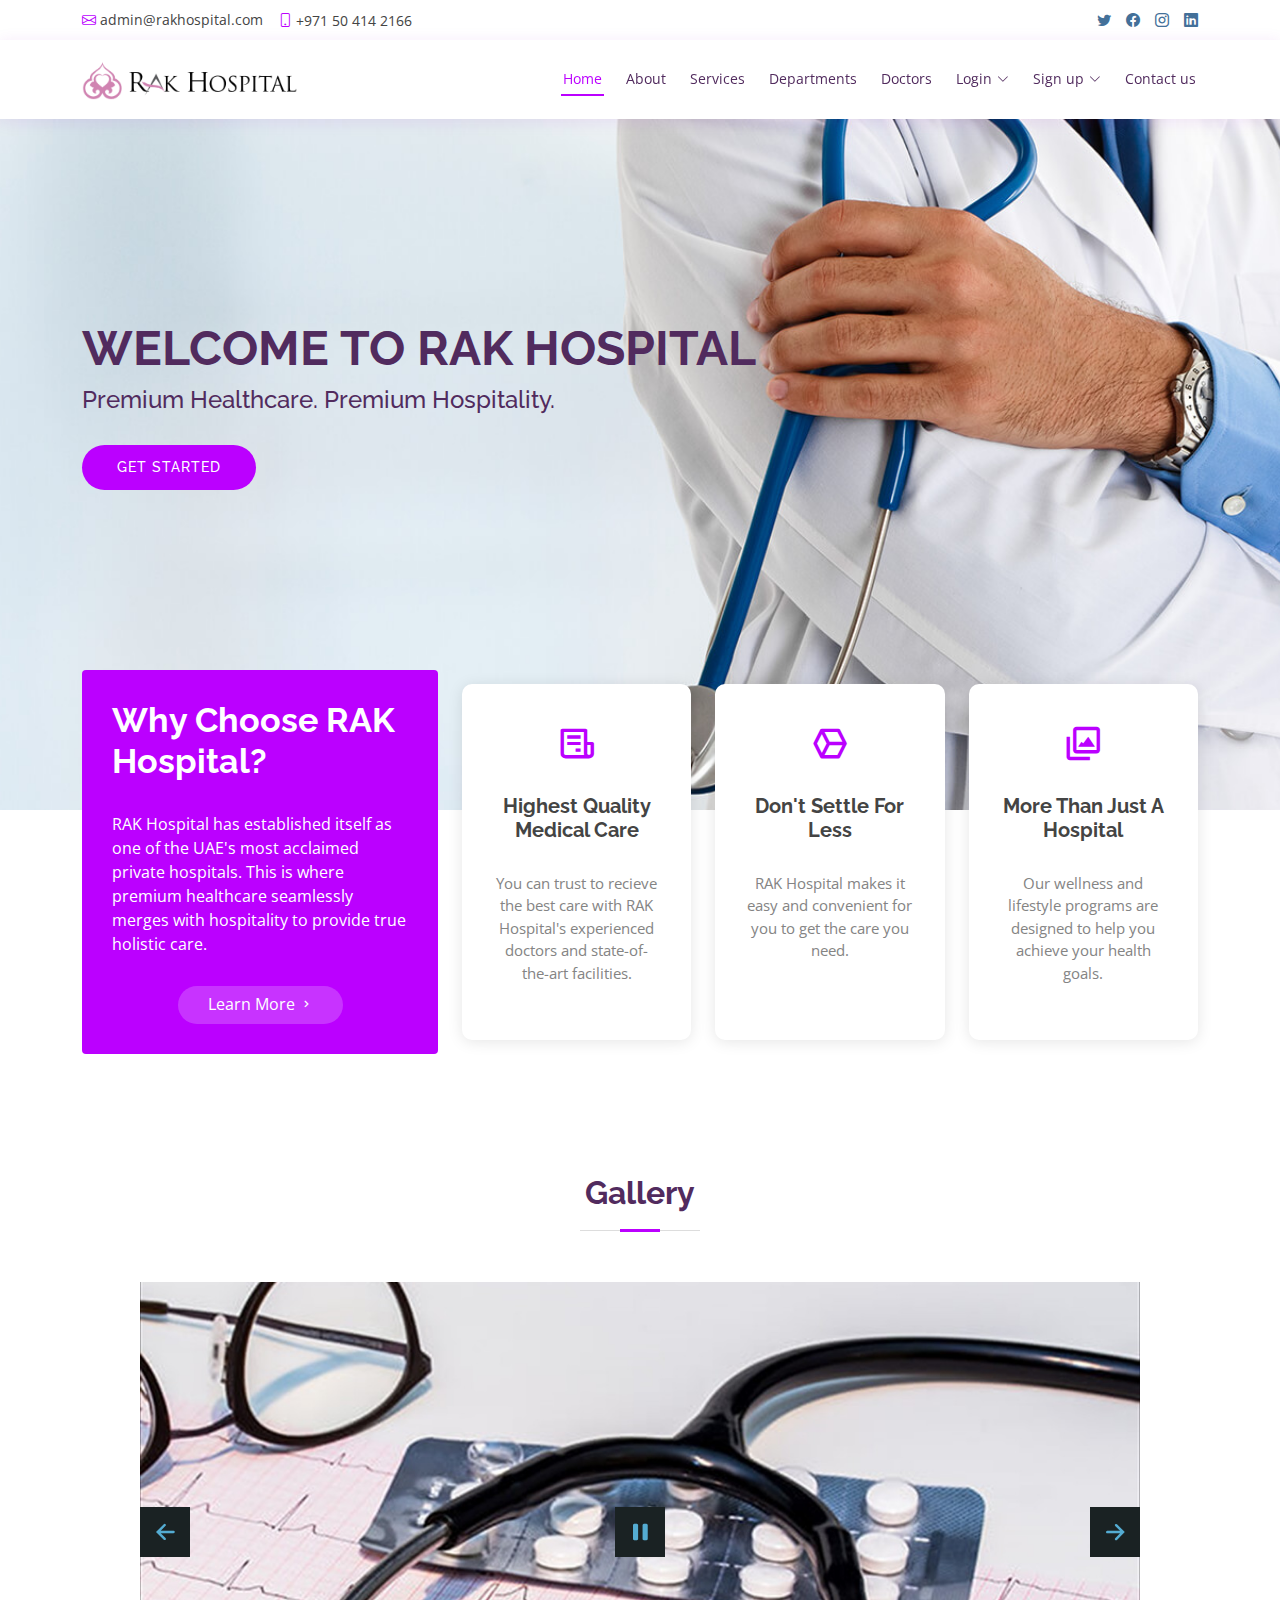
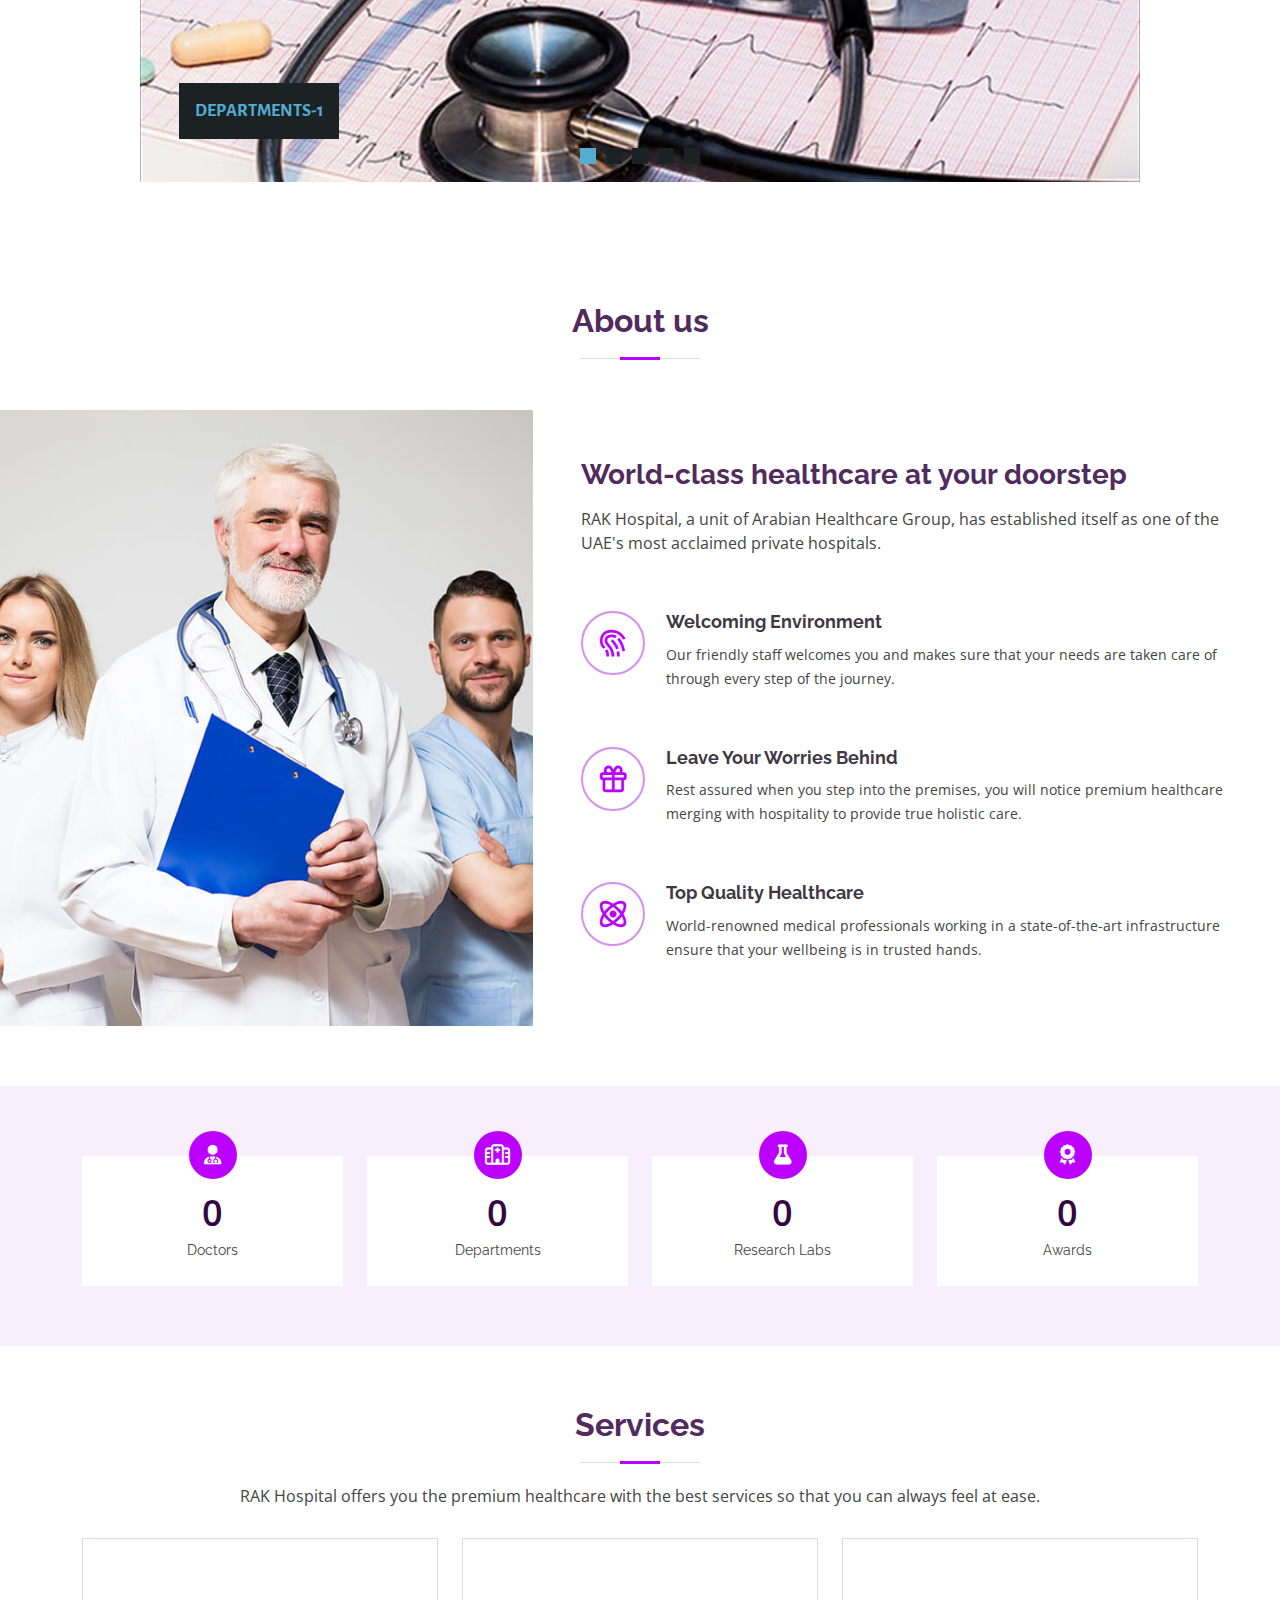
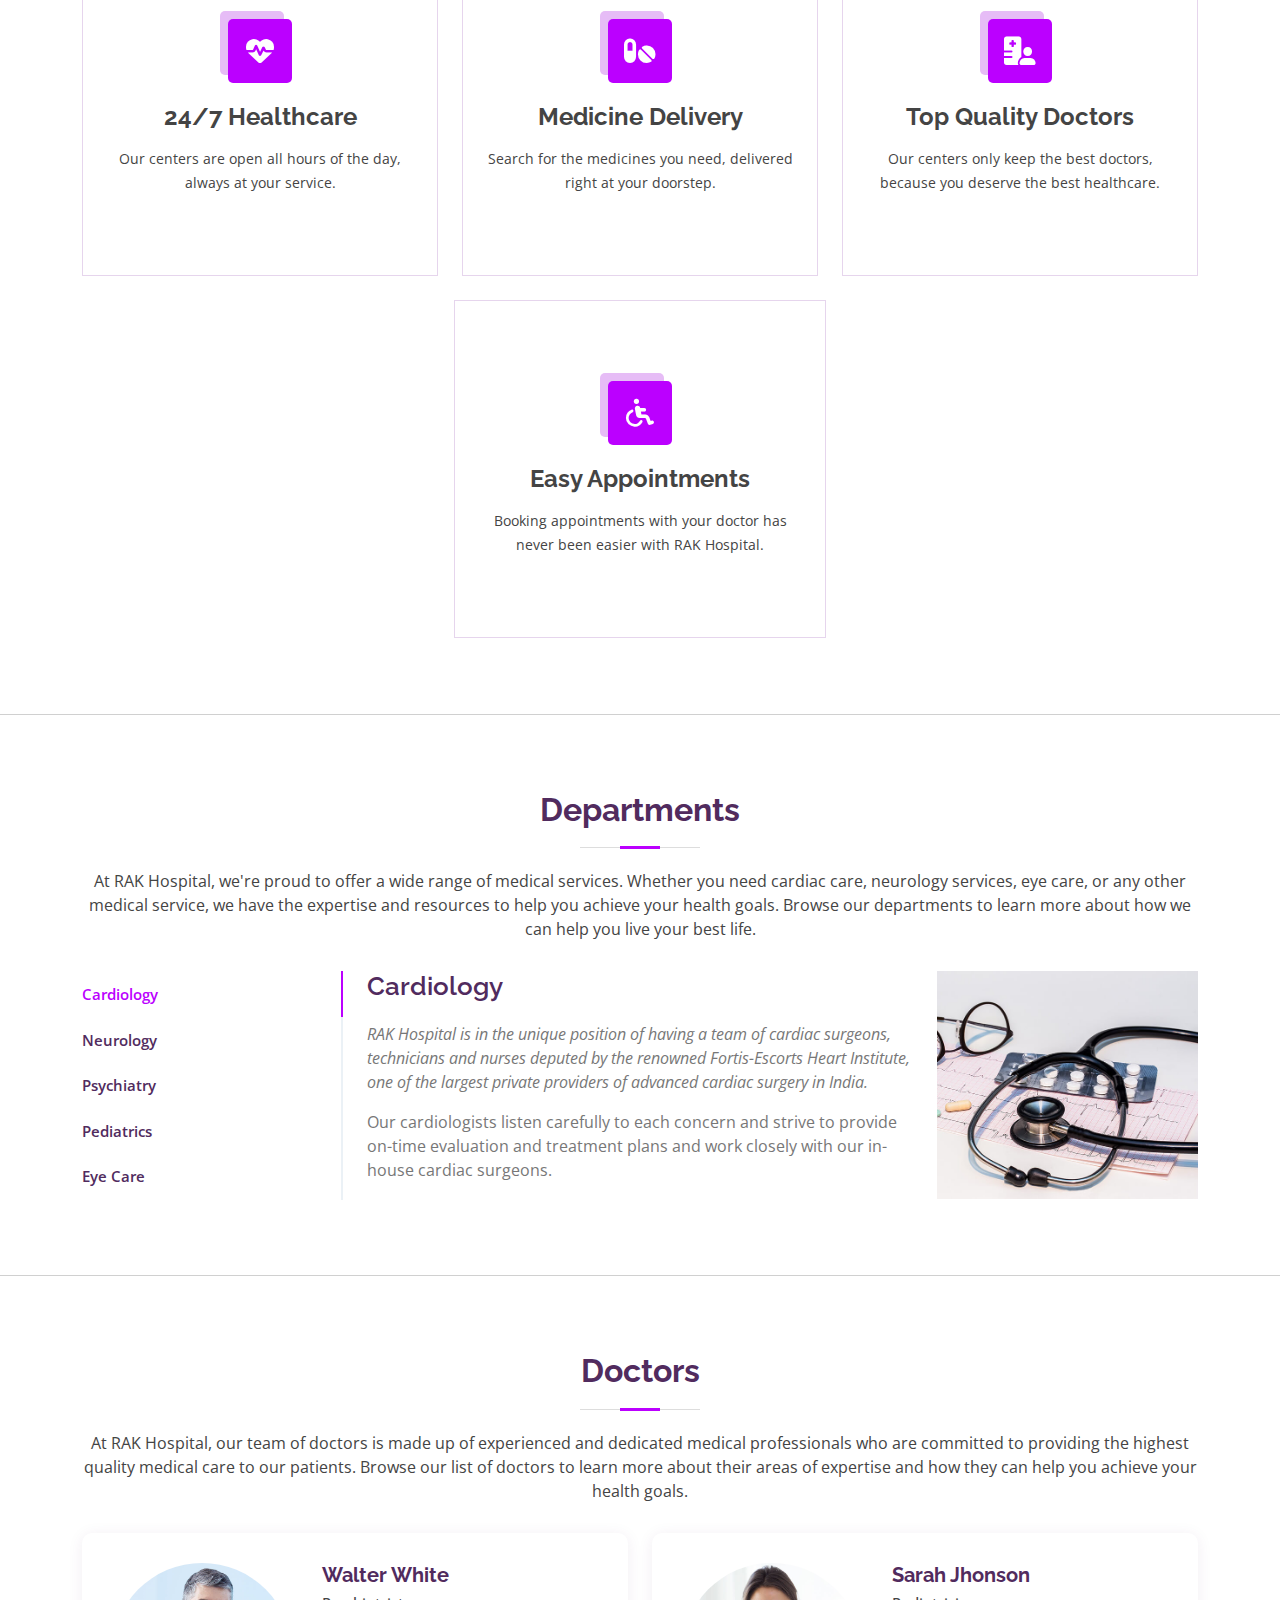
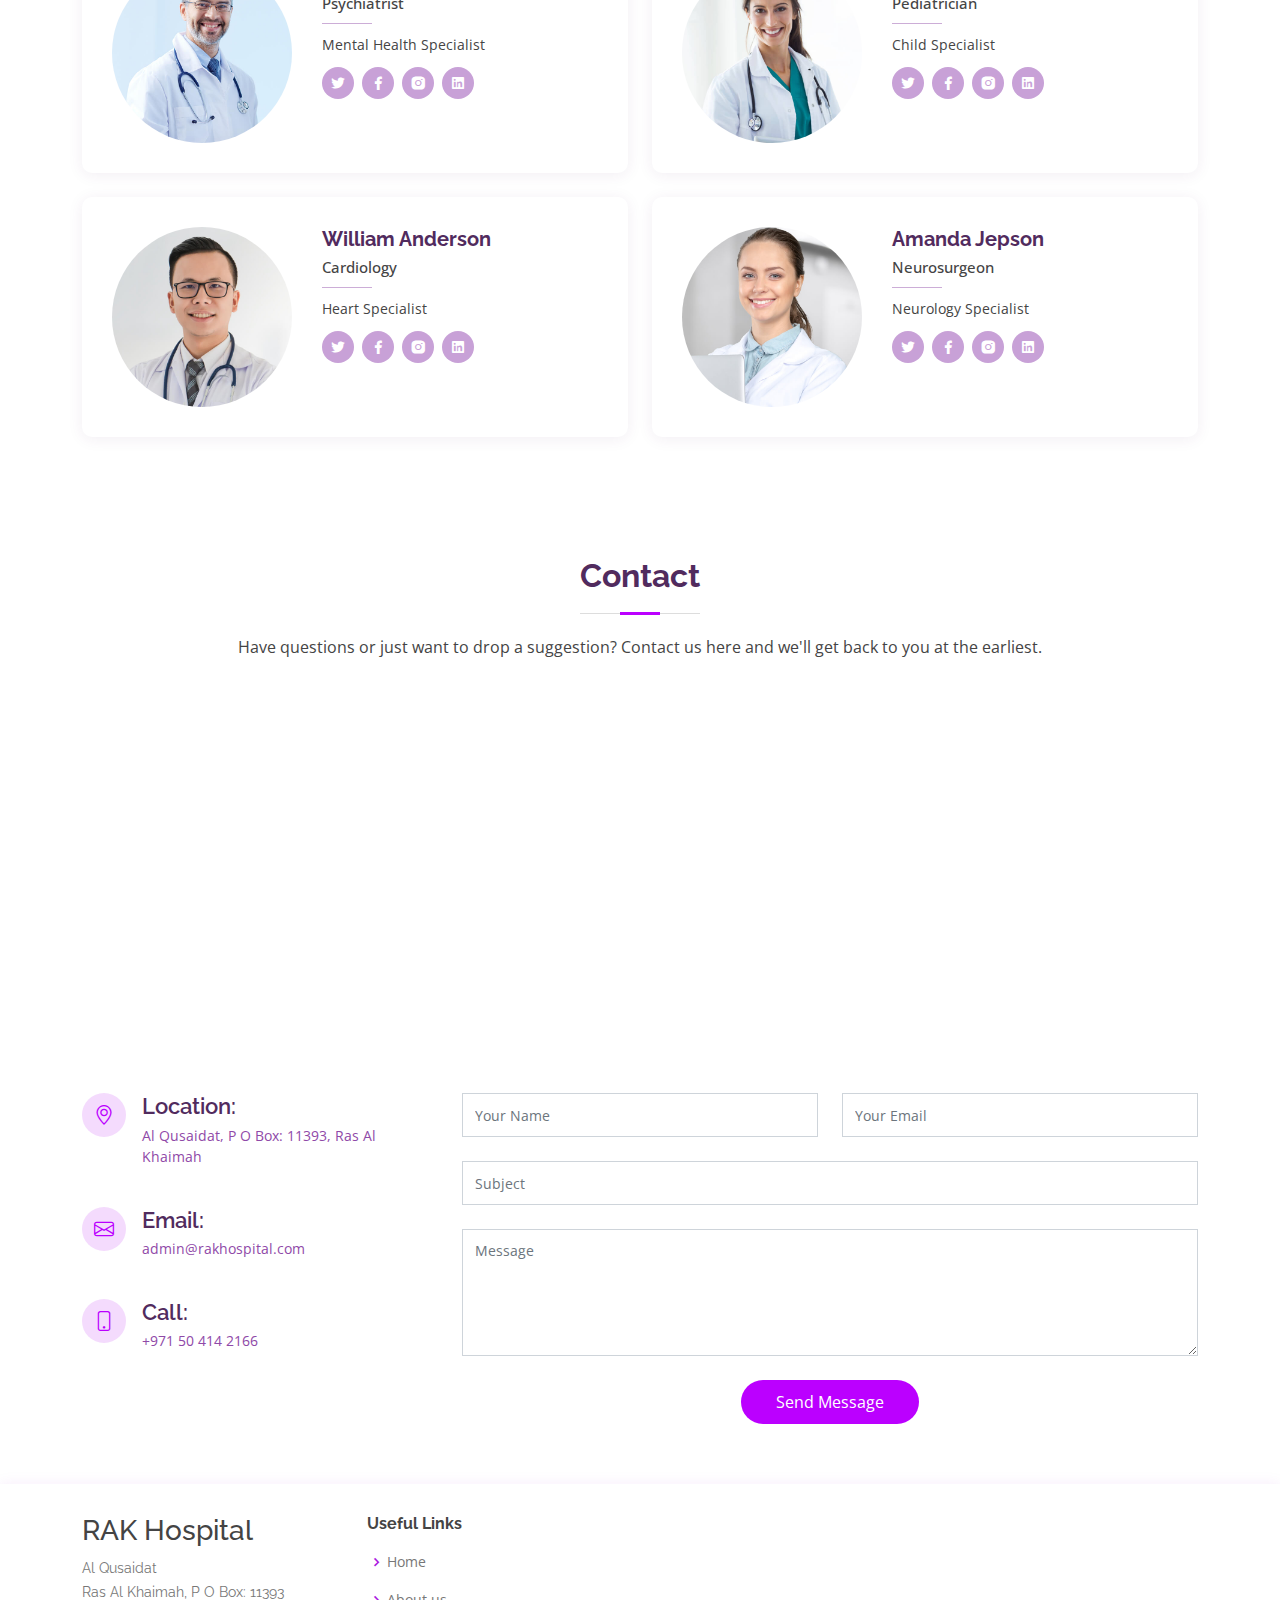
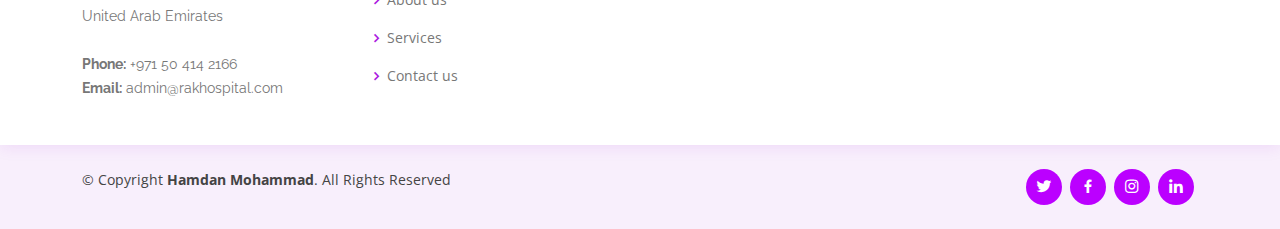
<file: index.html>
<!DOCTYPE html>
<html lang="en">

<head>
  <meta charset="utf-8">
  <meta content="width=device-width, initial-scale=1.0" name="viewport">
  <title>RAK Hospital</title>

  <!-- Favicon -->
  <link href="assets\img\figma\logo_rak_hospital_sym.jpg" rel="icon">

  <!-- Google Fonts -->
  <link
    href="https://fonts.googleapis.com/css?family=Open+Sans:300,300i,400,400i,600,600i,700,700i|Raleway:300,300i,400,400i,500,500i,600,600i,700,700i|Poppins:300,300i,400,400i,500,500i,600,600i,700,700i"
    rel="stylesheet">


  <!-- Start WOWSlider.com HEAD section -->
  <link rel="stylesheet" type="text/css" href="engine1/style.css" />
  <script type="text/javascript" src="engine1/jquery.js"></script>
  <!-- End WOWSlider.com HEAD section -->


  <!-- Vendor CSS Files -->
  <link href="assets/vendor/fontawesome-free/css/all.min.css" rel="stylesheet">
  <link href="assets/vendor/animate.css/animate.min.css" rel="stylesheet">
  <link href="assets/vendor/bootstrap/css/bootstrap.min.css" rel="stylesheet">
  <link href="assets/vendor/bootstrap-icons/bootstrap-icons.css" rel="stylesheet">
  <link href="assets/vendor/boxicons/css/boxicons.min.css" rel="stylesheet">
  <link href="assets/vendor/glightbox/css/glightbox.min.css" rel="stylesheet">
  <link href="assets/vendor/remixicon/remixicon.css" rel="stylesheet">
  <link href="assets/vendor/swiper/swiper-bundle.min.css" rel="stylesheet">

  <link href="assets/css/style.css" rel="stylesheet">
</head>

<body>

  <!-- ======= Top Bar ======= -->
  <div id="topbar" class="d-flex align-items-center fixed-top">
    <div class="container d-flex justify-content-between">
      <div class="contact-info d-flex align-items-center">
        <i class="bi bi-envelope"></i> <a href="mailto:admin@rakhospital.com">admin@rakhospital.com</a>
        <i class="bi bi-phone"></i> +971 50 414 2166
      </div>
      <div class="d-none d-lg-flex social-links align-items-center">
        <a href="#" class="twitter"><i class="bi bi-twitter"></i></a>
        <a href="#" class="facebook"><i class="bi bi-facebook"></i></a>
        <a href="#" class="instagram"><i class="bi bi-instagram"></i></a>
        <a href="#" class="linkedin"><i class="bi bi-linkedin"></i></i></a>
      </div>
    </div>
  </div>

  <!-- ======= Header ======= -->
  <header id="header" class="fixed-top">
    <div class="container d-flex align-items-center">

      <!-- <h1 class="logo me-auto"><a href="index.html">RAK Hospital</a></h1> -->
      <!-- Uncomment below if you prefer to use an image logo -->
      <a href="index.html" class="logo me-auto"><img src="assets\img\figma\logo_rak_sideway.png" alt=""
          class="img-fluid"></a>

      <nav id="navbar" class="navbar order-last order-lg-0">
        <ul>
          <li><a class="nav-link scrollto active" href="#hero">Home</a></li>
          <li><a class="nav-link scrollto" href="#about">About</a></li>
          <li><a class="nav-link scrollto" href="#services">Services</a></li>
          <li><a class="nav-link scrollto" href="#departments">Departments</a></li>
          <li><a class="nav-link scrollto" href="#doctors">Doctors</a></li>
          <li class="dropdown"><a href="#"><span>Login</span> <i class="bi bi-chevron-down"></i></a>
            <ul>
              <li><a href="patient_login.php">Patient login</a></li>
              <li><a href="doctor_login.php">Doctor login</a></li>
              <li><a href="pharma_login.php">Pharmacist login</a></li>
              <li><a href="admin_login.php">Admin login</a></li>
            </ul>
          </li>
          <li class="dropdown"><a href="#"><span>Sign up</span> <i class="bi bi-chevron-down"></i></a>
            <ul>
              <li><a href="patient_register.php">Patient Sign up</a></li>
              <li><a href="doctor_register.php">Doctor Sign up</a></li>
              <li><a href="pharma_register.php">Pharmacist Sign up</a></li>
            </ul>
          </li>
          <li><a class="nav-link scrollto" href="#contact">Contact us</a></li>
        </ul>
        <i class="bi bi-list mobile-nav-toggle"></i>
      </nav><!-- .navbar -->

    </div>
  </header><!-- End Header -->

  <!-- ======= Hero Section ======= -->
  <section id="hero" class="d-flex align-items-center">
    <div class="container">
      <h1>Welcome to RAK Hospital</h1>
      <h2>Premium Healthcare. Premium Hospitality.</h2>
      <a href="#about" class="btn-get-started scrollto">Get Started</a>
    </div>
  </section><!-- End Hero -->

  <main id="main">

    <!-- ======= Why Us Section ======= -->
    <section id="why-us" class="why-us">
      <div class="container">

        <div class="row">
          <div class="col-lg-4 d-flex align-items-stretch">
            <div class="content">
              <h3>Why Choose RAK Hospital?</h3>
              <p>
                RAK Hospital has established itself as one of the UAE's most acclaimed private hospitals.
                This is where premium healthcare seamlessly merges with hospitality to provide true
                holistic care.
              </p>
              <div class="text-center">
                <a href="#" class="more-btn">Learn More <i class="bx bx-chevron-right"></i></a>
              </div>
            </div>
          </div>
          <div class="col-lg-8 d-flex align-items-stretch">
            <div class="icon-boxes d-flex flex-column justify-content-center">
              <div class="row">
                <div class="col-xl-4 d-flex align-items-stretch">
                  <div class="icon-box mt-4 mt-xl-0">
                    <i class="bx bx-receipt"></i>
                    <h4>Highest Quality Medical Care</h4>
                    <p>You can trust to recieve the best care with RAK Hospital's experienced doctors and
                      state-of-the-art facilities.</p>
                  </div>
                </div>
                <div class="col-xl-4 d-flex align-items-stretch">
                  <div class="icon-box mt-4 mt-xl-0">
                    <i class="bx bx-cube-alt"></i>
                    <h4>Don't Settle For Less</h4>
                    <p>RAK Hospital makes it easy and convenient for you to get the care you need.</p>
                  </div>
                </div>
                <div class="col-xl-4 d-flex align-items-stretch">
                  <div class="icon-box mt-4 mt-xl-0">
                    <i class="bx bx-images"></i>
                    <h4>More Than Just A Hospital</h4>
                    <p>Our wellness and lifestyle programs are designed to help you achieve your health goals.</p>
                  </div>
                </div>
              </div>
            </div><!-- End .content-->
          </div>
        </div>

      </div>
    </section><!-- End Why Us Section -->

    <!-- Gallery Section -->
    <section class="gallery" id="gallery">

      <div class="container">
        <div class="section-title">
          <h2>Gallery</h2>
        </div>
      </div>

      <!-- Start WOWSlider.com BODY section -->
      <div id="wowslider-container1">
        <div class="ws_images">
          <ul>
            <li><img src="data1/images/departments1.jpg" alt="departments-1" title="departments-1" id="wows1_0" /></li>
            <li><img src="data1/images/departments2.jpg" alt="departments-2" title="departments-2" id="wows1_1" /></li>
            <li><img src="data1/images/departments3.jpg" alt="departments-3" title="departments-3" id="wows1_2" /></li>
            <li><img src="data1/images/departments4.jpg" alt="css slideshow"
                  title="departments-4" id="wows1_3" /></li>
            <li><img src="data1/images/departments5.jpg" alt="departments-5" title="departments-5" id="wows1_4" /></li>
          </ul>
        </div>
        <div class="ws_bullets">
          <div>
            <a href="#" title="departments-1"><span><img src="data1/tooltips/departments1.jpg"
                  alt="departments-1" />1</span></a>
            <a href="#" title="departments-2"><span><img src="data1/tooltips/departments2.jpg"
                  alt="departments-2" />2</span></a>
            <a href="#" title="departments-3"><span><img src="data1/tooltips/departments3.jpg"
                  alt="departments-3" />3</span></a>
            <a href="#" title="departments-4"><span><img src="data1/tooltips/departments4.jpg"
                  alt="departments-4" />4</span></a>
            <a href="#" title="departments-5"><span><img src="data1/tooltips/departments5.jpg"
                  alt="departments-5" />5</span></a>
          </div>
        </div>
        
        <div class="ws_shadow"></div>
      </div>
      <script type="text/javascript" src="engine1/wowslider.js"></script>
      <script type="text/javascript" src="engine1/script.js"></script>
      <!-- End WOWSlider.com BODY section -->

    </section>


    <!-- ======= About Section ======= -->
    <section id="about" class="about">
      <div class="container">
        <div class="section-title">
          <h2>About us</h2>
        </div>
      </div>

      <div class="container-fluid">
        <div class="row">
          <div class="col-xl-5 col-lg-6 video-box d-flex justify-content-center align-items-stretch position-relative">
          </div>

          <div
            class="col-xl-7 col-lg-6 icon-boxes d-flex flex-column align-items-stretch justify-content-center py-5 px-lg-5">
            <h3>World-class healthcare at your doorstep</h3>
            <p>RAK Hospital, a unit of Arabian Healthcare Group, has established itself as one of the UAE's most
              acclaimed private hospitals.</p>

            <div class="icon-box">
              <div class="icon"><i class="bx bx-fingerprint"></i></div>
              <h4 class="title"><a href="">Welcoming Environment</a></h4>
              <p class="description">Our friendly staff welcomes you and makes sure that your needs are taken care of
                through every step of the journey.
              </p>
            </div>

            <div class="icon-box">
              <div class="icon"><i class="bx bx-gift"></i></div>
              <h4 class="title"><a href="">Leave Your Worries Behind</a></h4>
              <p class="description">Rest assured when you step into the premises, you will notice premium healthcare
                merging with hospitality to provide true holistic care.</p>
            </div>

            <div class="icon-box">
              <div class="icon"><i class="bx bx-atom"></i></div>
              <h4 class="title"><a href="">Top Quality Healthcare</a></h4>
              <p class="description">World-renowned medical professionals working in a state-of-the-art infrastructure
                ensure that your wellbeing is in trusted hands.</p>
            </div>

          </div>
        </div>

      </div>
    </section><!-- End About Section -->

    <!-- ======= Counts Section ======= -->
    <section id="counts" class="counts">
      <div class="container">

        <div class="row">

          <div class="col-lg-3 col-md-6">
            <div class="count-box">
              <i class="fas fa-user-md"></i>
              <span data-purecounter-start="0" data-purecounter-end="85" data-purecounter-duration="1"
                class="purecounter"></span>
              <p>Doctors</p>
            </div>
          </div>

          <div class="col-lg-3 col-md-6 mt-5 mt-md-0">
            <div class="count-box">
              <i class="far fa-hospital"></i>
              <span data-purecounter-start="0" data-purecounter-end="5" data-purecounter-duration="1"
                class="purecounter"></span>
              <p>Departments</p>
            </div>
          </div>

          <div class="col-lg-3 col-md-6 mt-5 mt-lg-0">
            <div class="count-box">
              <i class="fas fa-flask"></i>
              <span data-purecounter-start="0" data-purecounter-end="12" data-purecounter-duration="1"
                class="purecounter"></span>
              <p>Research Labs</p>
            </div>
          </div>

          <div class="col-lg-3 col-md-6 mt-5 mt-lg-0">
            <div class="count-box">
              <i class="fas fa-award"></i>
              <span data-purecounter-start="0" data-purecounter-end="150" data-purecounter-duration="1"
                class="purecounter"></span>
              <p>Awards</p>
            </div>
          </div>

        </div>

      </div>
    </section><!-- End Counts Section -->

    <!-- ======= Services Section ======= -->
    <section id="services" class="services">
      <div class="container">

        <div class="section-title">
          <h2>Services</h2>
          <p>RAK Hospital offers you the premium healthcare with the best services so that you can always feel at ease.
          </p>
        </div>

        <div class="row">
          <div class="col-lg-4 col-md-6 d-flex align-items-stretch">
            <div class="icon-box">
              <div class="icon"><i class="fas fa-heartbeat"></i></div>
              <h4>24/7 Healthcare</h4>
              <p>Our centers are open all hours of the day, always at your service.</p>
            </div>
          </div>

          <div class="col-lg-4 col-md-6 d-flex align-items-stretch mt-4 mt-md-0">
            <div class="icon-box">
              <div class="icon"><i class="fas fa-pills"></i></div>
              <h4>Medicine Delivery</h4>
              <p>Search for the medicines you need, delivered right at your doorstep.</p>
            </div>
          </div>

          <div class="col-lg-4 col-md-6 d-flex align-items-stretch mt-4 mt-lg-0">
            <div class="icon-box">
              <div class="icon"><i class="fas fa-hospital-user"></i></div>
              <h4>Top Quality Doctors</h4>
              <p>Our centers only keep the best doctors, because you deserve the best healthcare.</p>
            </div>
          </div>

          <center>
            <div class="col-lg-4 col-md-6 d-flex align-items-stretch mt-4">
              <div class="icon-box">
                <div class="icon"><i class="fas fa-wheelchair"></i></div>
                <h4>Easy Appointments</h4>
                <p>Booking appointments with your doctor has never been easier with RAK Hospital.</p>
              </div>
            </div>
          </center>

        </div>
      </div>
    </section><!-- End Services Section -->

    <hr>

    <!-- ======= Departments Section ======= -->
    <section id="departments" class="departments">
      <div class="container">

        <div class="section-title">
          <h2>Departments</h2>
          <p>At RAK Hospital, we're proud to offer a wide range of medical services. Whether you need cardiac care,
            neurology
            services, eye care, or any other medical service, we have the expertise and resources to help you achieve
            your
            health goals. Browse our departments to learn more about how we can help you live your best life.</p>
        </div>

        <div class="row gy-4">
          <div class="col-lg-3">
            <ul class="nav nav-tabs flex-column">
              <li class="nav-item">
                <a class="nav-link active show" data-bs-toggle="tab" href="#tab-1">Cardiology</a>
              </li>
              <li class="nav-item">
                <a class="nav-link" data-bs-toggle="tab" href="#tab-2">Neurology</a>
              </li>
              <li class="nav-item">
                <a class="nav-link" data-bs-toggle="tab" href="#tab-3">Psychiatry</a>
              </li>
              <li class="nav-item">
                <a class="nav-link" data-bs-toggle="tab" href="#tab-4">Pediatrics</a>
              </li>
              <li class="nav-item">
                <a class="nav-link" data-bs-toggle="tab" href="#tab-5">Eye Care</a>
              </li>
            </ul>
          </div>
          <div class="col-lg-9">
            <div class="tab-content">
              <div class="tab-pane active show" id="tab-1">
                <div class="row gy-4">
                  <div class="col-lg-8 details order-2 order-lg-1">
                    <h3>Cardiology</h3>
                    <p class="fst-italic">RAK Hospital is in the unique position of having a team of cardiac
                      surgeons, technicians and nurses deputed by the renowned Fortis-Escorts Heart Institute, one of
                      the
                      largest private providers of advanced cardiac surgery in India.</p>
                    <p>Our cardiologists listen carefully to each concern and strive to provide on-time
                      evaluation and treatment plans and work closely with our in-house cardiac surgeons.</p>
                  </div>
                  <div class="col-lg-4 text-center order-1 order-lg-2">
                    <img src="assets/img/departments-1.jpg" alt="" class="img-fluid">
                  </div>
                </div>
              </div>
              <div class="tab-pane" id="tab-2">
                <div class="row gy-4">
                  <div class="col-lg-8 details order-2 order-lg-1">
                    <h3>Neurology</h3>
                    <p class="fst-italic">Our Neurology Department has a team of highly specialised doctors who practice
                      evidence-based medicine following International guidelines for the best treatment of patients.</p>
                    <p>The Hospital offers advanced diagnostics, surgeries, medical treatment and
                      rehabilitation for various disorders affecting the central and peripheral
                      nervous system, including stroke, multiple sclerosis, epilepsy and headache.</p>
                  </div>
                  <div class="col-lg-4 text-center order-1 order-lg-2">
                    <img src="assets/img/departments-2.jpg" alt="" class="img-fluid">
                  </div>
                </div>
              </div>
              <div class="tab-pane" id="tab-3">
                <div class="row gy-4">
                  <div class="col-lg-8 details order-2 order-lg-1">
                    <h3>Psychiatry</h3>
                    <p class="fst-italic">We provide quality care respecting our patient's
                      confidentiality, culture, and religion.</p>
                    <p>Our Psychiatry Department is focused on the diagnosis, treatment, and prevention of mental,
                      emotional, and behavioral disorders. Our well-qualified Psychiatrist is committed to
                      helping people stay mentally well.</p>
                  </div>
                  <div class="col-lg-4 text-center order-1 order-lg-2">
                    <img src="assets/img/departments-3.jpg" alt="" class="img-fluid">
                  </div>
                </div>
              </div>
              <div class="tab-pane" id="tab-4">
                <div class="row gy-4">
                  <div class="col-lg-8 details order-2 order-lg-1">
                    <h3>Pediatrics</h3>
                    <p class="fst-italic">Our Pediatrics and Neonatology Department goes beyond than what is needed in
                      offering
                      the best care for sick children, be it in an acute situation or a chronic condition. </p>
                    <p>Our well trained staff uses the latest technology and applies advanced research to provide
                      the highest standard of care. It also fulfills preventive needs such as vaccinations.</p>
                  </div>
                  <div class="col-lg-4 text-center order-1 order-lg-2">
                    <img src="assets/img/departments-4.jpg" alt="" class="img-fluid">
                  </div>
                </div>
              </div>
              <div class="tab-pane" id="tab-5">
                <div class="row gy-4">
                  <div class="col-lg-8 details order-2 order-lg-1">
                    <h3>Ophthalmology: Zooming in on Eye Health</h3>
                    <p class="fst-italic">Our Ophthalmology Department provides complete eye care solutions, from
                      routine eye
                      examinations to surgery.</p>
                    <p>It also offers consultancy and management of eye disorders in an in-patient setting. The
                      department uses the latest equipment for a range of diagnostic examinations and surgical
                      procedures.</p>
                  </div>
                  <div class="col-lg-4 text-center order-1 order-lg-2">
                    <img src="assets/img/departments-5.jpg" alt="" class="img-fluid">
                  </div>
                </div>
              </div>
            </div>
          </div>
        </div>

      </div>
    </section><!-- End Departments Section -->

    <hr>

    <!-- ======= Doctors Section ======= -->
    <section id="doctors" class="doctors">
      <div class="container">

        <div class="section-title">
          <h2>Doctors</h2>
          <p>At RAK Hospital, our team of doctors is made up of experienced and dedicated medical
            professionals who are committed to providing the highest quality medical care to our
            patients. Browse our list of doctors to learn more about their areas of expertise and how
            they can help you achieve your health goals.</p>
        </div>

        <div class="row">

          <div class="col-lg-6">
            <div class="member d-flex align-items-start">
              <div class="pic"><img src="assets/img/doctors/doctors-1.jpg" class="img-fluid" alt=""></div>
              <div class="member-info">
                <h4>Walter White</h4>
                <span>Psychiatrist</span>
                <p>Mental Health Specialist</p>
                <div class="social">
                  <a href=""><i class="ri-twitter-fill"></i></a>
                  <a href=""><i class="ri-facebook-fill"></i></a>
                  <a href=""><i class="ri-instagram-fill"></i></a>
                  <a href=""> <i class="ri-linkedin-box-fill"></i> </a>
                </div>
              </div>
            </div>
          </div>

          <div class="col-lg-6 mt-4 mt-lg-0">
            <div class="member d-flex align-items-start">
              <div class="pic"><img src="assets/img/doctors/doctors-2.jpg" class="img-fluid" alt=""></div>
              <div class="member-info">
                <h4>Sarah Jhonson</h4>
                <span>Pediatrician</span>
                <p>Child Specialist</p>
                <div class="social">
                  <a href=""><i class="ri-twitter-fill"></i></a>
                  <a href=""><i class="ri-facebook-fill"></i></a>
                  <a href=""><i class="ri-instagram-fill"></i></a>
                  <a href=""> <i class="ri-linkedin-box-fill"></i> </a>
                </div>
              </div>
            </div>
          </div>

          <div class="col-lg-6 mt-4">
            <div class="member d-flex align-items-start">
              <div class="pic"><img src="assets/img/doctors/doctors-3.jpg" class="img-fluid" alt=""></div>
              <div class="member-info">
                <h4>William Anderson</h4>
                <span>Cardiology</span>
                <p>Heart Specialist</p>
                <div class="social">
                  <a href=""><i class="ri-twitter-fill"></i></a>
                  <a href=""><i class="ri-facebook-fill"></i></a>
                  <a href=""><i class="ri-instagram-fill"></i></a>
                  <a href=""> <i class="ri-linkedin-box-fill"></i> </a>
                </div>
              </div>
            </div>
          </div>

          <div class="col-lg-6 mt-4">
            <div class="member d-flex align-items-start">
              <div class="pic"><img src="assets/img/doctors/doctors-4.jpg" class="img-fluid" alt=""></div>
              <div class="member-info">
                <h4>Amanda Jepson</h4>
                <span>Neurosurgeon</span>
                <p>Neurology Specialist</p>
                <div class="social">
                  <a href=""><i class="ri-twitter-fill"></i></a>
                  <a href=""><i class="ri-facebook-fill"></i></a>
                  <a href=""><i class="ri-instagram-fill"></i></a>
                  <a href=""> <i class="ri-linkedin-box-fill"></i> </a>
                </div>
              </div>
            </div>
          </div>

        </div>

      </div>
    </section><!-- End Doctors Section -->

    <!-- ======= Contact Section ======= -->
    <section id="contact" class="contact">
      <div class="container">

        <div class="section-title">
          <h2>Contact</h2>
          <p>Have questions or just want to drop a suggestion? Contact us here and we'll get back to you at the
            earliest.</p>
        </div>
      </div>

      <div>
        <iframe style="border:0; width: 100%; height: 350px;"
          src="https://www.google.com/maps/embed/v1/place?q=RAK+Hospital+-+Ras+al+Khaimah+-+United+Arab+Emirates&key=AIzaSyBFw0Qbyq9zTFTd-tUY6dZWTgaQzuU17R8"
          frameborder="0" allowfullscreen></iframe>
      </div>

      <div class="container">
        <div class="row mt-5">

          <div class="col-lg-4">
            <div class="info">
              <div class="address">
                <i class="bi bi-geo-alt"></i>
                <h4>Location:</h4>
                <p>Al Qusaidat, P O Box: 11393, Ras Al Khaimah</p>
              </div>

              <div class="email">
                <i class="bi bi-envelope"></i>
                <h4>Email:</h4>
                <p>admin@rakhospital.com</p>
              </div>

              <div class="phone">
                <i class="bi bi-phone"></i>
                <h4>Call:</h4>
                <p>+971 50 414 2166</p>
              </div>

            </div>

          </div>

          <div class="col-lg-8 mt-5 mt-lg-0">

            <form action="forms/contact.php" method="post" role="form" class="php-email-form">
              <div class="row">
                <div class="col-md-6 form-group">
                  <input type="text" name="name" class="form-control" id="name" placeholder="Your Name" required>
                </div>
                <div class="col-md-6 form-group mt-3 mt-md-0">
                  <input type="email" class="form-control" name="email" id="email" placeholder="Your Email" required>
                </div>
              </div>
              <div class="form-group mt-3">
                <input type="text" class="form-control" name="subject" id="subject" placeholder="Subject" required>
              </div>
              <div class="form-group mt-3">
                <textarea class="form-control" name="message" rows="5" placeholder="Message" required></textarea>
              </div>
              <div class="my-3">
                <div class="loading">Loading</div>
                <div class="error-message"></div>
                <div class="sent-message">Your message has been sent. Thank you!</div>
              </div>
              <div class="text-center"><button type="submit">Send Message</button></div>
            </form>

          </div>

        </div>

      </div>
    </section><!-- End Contact Section -->

  </main><!-- End #main -->

  <!-- ======= Footer ======= -->
  <footer id="footer">

    <div class="footer-top">
      <div class="container">
        <div class="row">

          <div class="col-lg-3 col-md-6 footer-contact">
            <h3>RAK Hospital</h3>
            <p>
              Al Qusaidat <br>
              Ras Al Khaimah, P O Box: 11393<br>
              United Arab Emirates<br><br>
              <strong>Phone:</strong> +971 50 414 2166<br>
              <strong>Email:</strong> admin@rakhospital.com<br>
            </p>
          </div>

          <div class="col-lg-2 col-md-6 footer-links">
            <h4>Useful Links</h4>
            <ul>
              <li><i class="bx bx-chevron-right"></i> <a href="#">Home</a></li>
              <li><i class="bx bx-chevron-right"></i> <a href="#about">About us</a></li>
              <li><i class="bx bx-chevron-right"></i> <a href="#services">Services</a></li>
              <li><i class="bx bx-chevron-right"></i> <a href="#contact">Contact us</a></li>
            </ul>
          </div>
        </div>
      </div>
    </div>

    <div class="container d-md-flex py-4">

      <div class="me-md-auto text-center text-md-start">
        <div class="copyright">
          &copy; Copyright <strong><span>Hamdan Mohammad</span></strong>. All Rights Reserved
        </div>

      </div>
      <div class="social-links text-center text-md-right pt-3 pt-md-0">
        <a href="#" class="twitter"><i class="bx bxl-twitter"></i></a>
        <a href="#" class="facebook"><i class="bx bxl-facebook"></i></a>
        <a href="#" class="instagram"><i class="bx bxl-instagram"></i></a>
        <a href="#" class="linkedin"><i class="bx bxl-linkedin"></i></a>
      </div>
    </div>
  </footer><!-- End Footer -->

  <div id="preloader"></div>
  <a href="#" class="back-to-top d-flex align-items-center justify-content-center"><i
      class="bi bi-arrow-up-short"></i></a>

  <script src="assets/vendor/purecounter/purecounter_vanilla.js"></script>
  <script src="assets/vendor/bootstrap/js/bootstrap.bundle.min.js"></script>
  <script src="assets/vendor/glightbox/js/glightbox.min.js"></script>
  <script src="assets/vendor/swiper/swiper-bundle.min.js"></script>
  <script src="assets/vendor/php-email-form/validate.js"></script>

  <script src="assets/js/main.js"></script>

</body>

</html>
</file>
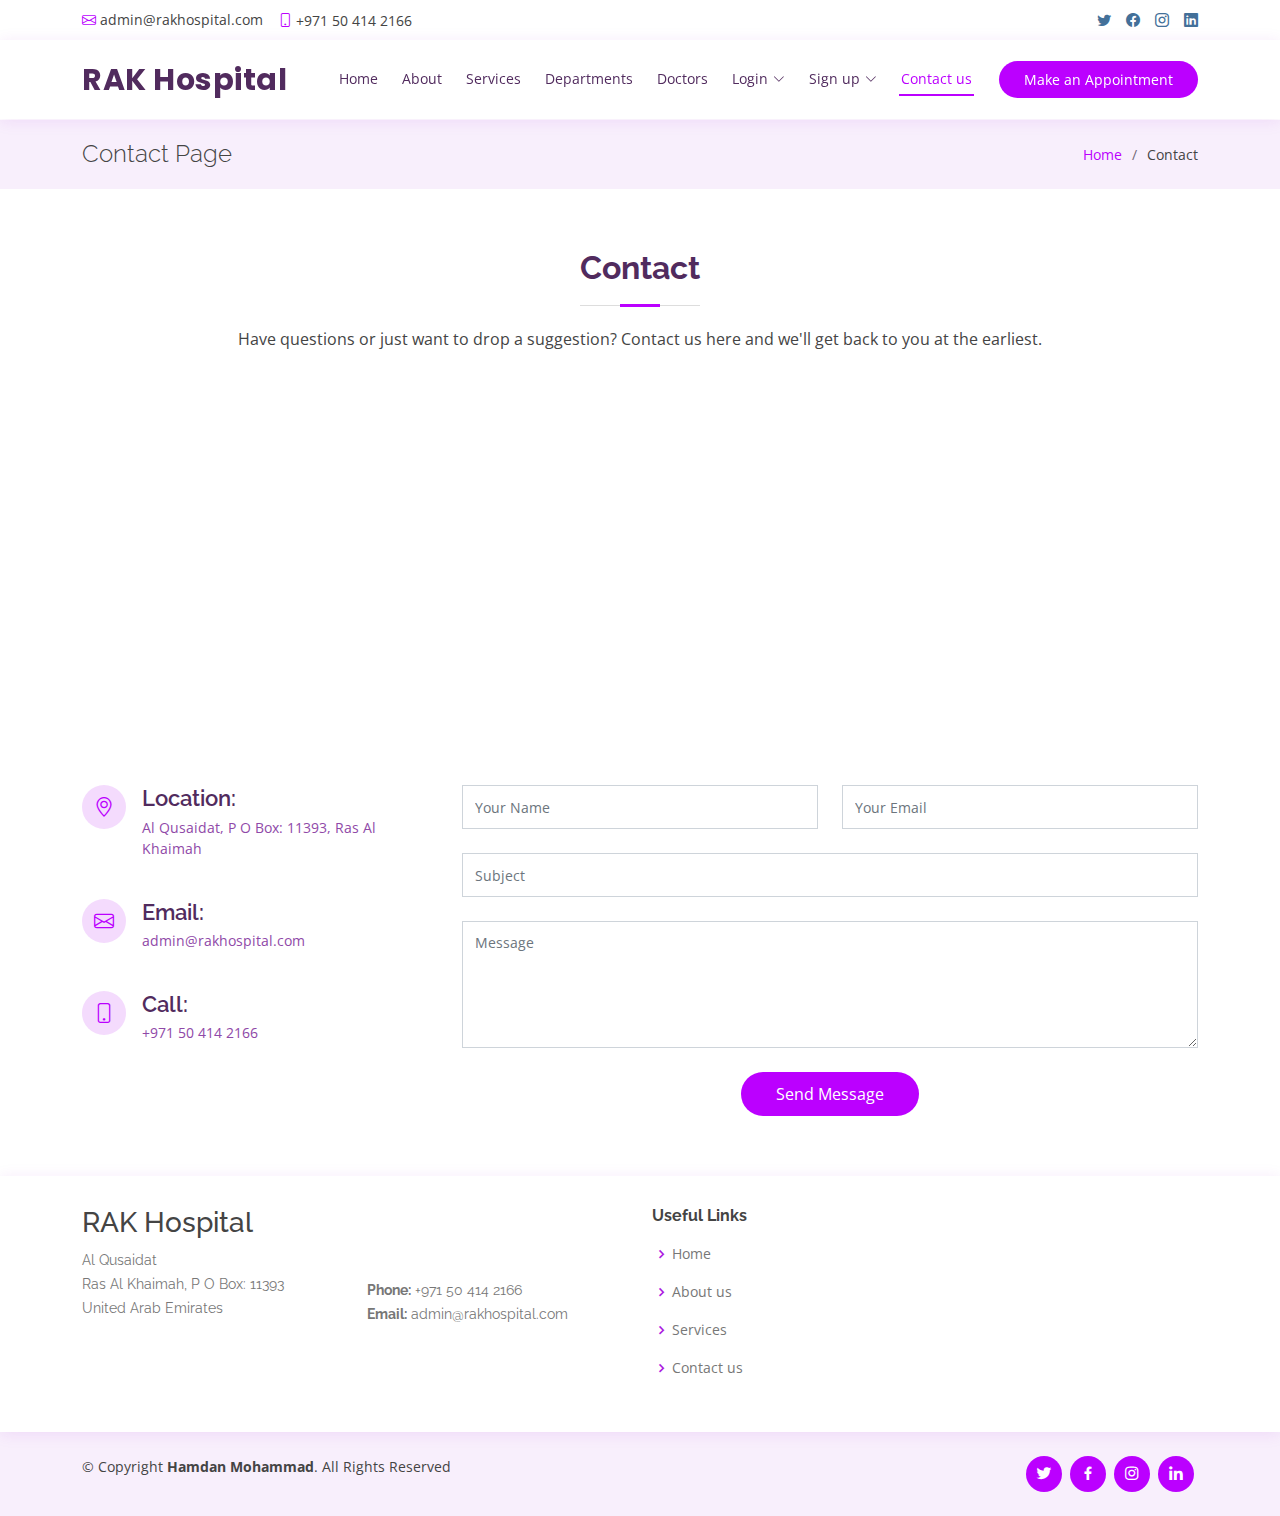
<file: contact.html>
<!DOCTYPE html>
<html lang="en">

<head>
  <meta charset="utf-8">
  <meta content="width=device-width, initial-scale=1.0" name="viewport">

  <title>Contact - RAK Hospital</title>

  <!-- Favicon -->
  <link href="assets\img\figma\logo_rak_hospital_sym.jpg" rel="icon">

  <!-- Google Fonts -->
  <link
    href="https://fonts.googleapis.com/css?family=Open+Sans:300,300i,400,400i,600,600i,700,700i|Raleway:300,300i,400,400i,500,500i,600,600i,700,700i|Poppins:300,300i,400,400i,500,500i,600,600i,700,700i"
    rel="stylesheet">

  <!-- Vendor CSS Files -->
  <link href="assets/vendor/fontawesome-free/css/all.min.css" rel="stylesheet">
  <link href="assets/vendor/animate.css/animate.min.css" rel="stylesheet">
  <link href="assets/vendor/bootstrap/css/bootstrap.min.css" rel="stylesheet">
  <link href="assets/vendor/bootstrap-icons/bootstrap-icons.css" rel="stylesheet">
  <link href="assets/vendor/boxicons/css/boxicons.min.css" rel="stylesheet">
  <link href="assets/vendor/glightbox/css/glightbox.min.css" rel="stylesheet">
  <link href="assets/vendor/remixicon/remixicon.css" rel="stylesheet">
  <link href="assets/vendor/swiper/swiper-bundle.min.css" rel="stylesheet">

  <!-- Main CSS File -->
  <link href="assets/css/style.css" rel="stylesheet">

<body>

  <!-- ======= Top Bar ======= -->
  <div id="topbar" class="d-flex align-items-center fixed-top">
    <div class="container d-flex justify-content-between">
      <div class="contact-info d-flex align-items-center">
        <i class="bi bi-envelope"></i> <a href="mailto:admin@rakhospital.com">admin@rakhospital.com</a>
        <i class="bi bi-phone"></i> +971 50 414 2166
      </div>
      <div class="d-none d-lg-flex social-links align-items-center">
        <a href="#" class="twitter"><i class="bi bi-twitter"></i></a>
        <a href="#" class="facebook"><i class="bi bi-facebook"></i></a>
        <a href="#" class="instagram"><i class="bi bi-instagram"></i></a>
        <a href="#" class="linkedin"><i class="bi bi-linkedin"></i></i></a>
      </div>
    </div>
  </div>

  <!-- ======= Header ======= -->
  <header id="header" class="fixed-top">
    <div class="container d-flex align-items-center">

      <h1 class="logo me-auto"><a href="index.html">RAK Hospital</a></h1>
      <!-- image logo -->
      <!-- <a href="index.html" class="logo me-auto"><img src="assets\img\figma\logo_rak_sideway.png" alt="" class="img-fluid"></a>-->

      <nav id="navbar" class="navbar order-last order-lg-0">
        <ul>
          <li><a class="nav-link" href="index.html">Home</a></li>
          <li><a class="nav-link scrollto" href="index.html#about">About</a></li>
          <li><a class="nav-link scrollto" href="index.html#services">Services</a></li>
          <li><a class="nav-link scrollto" href="index.html#departments">Departments</a></li>
          <li><a class="nav-link scrollto" href="index.html#doctors">Doctors</a></li>
          <li class="dropdown"><a href="#"><span>Login</span> <i class="bi bi-chevron-down"></i></a>
            <ul>
              <li><a href="patient_login.php">Patient login</a></li>
              <li><a href="doctor_login.php">Doctor login</a></li>
              <li><a href="pharma_login.php">Pharmacist login</a></li>
              <li><a href="admin_login.php">Admin login</a></li>
            </ul>
          </li>
          <li class="dropdown"><a href="#"><span>Sign up</span> <i class="bi bi-chevron-down"></i></a>
            <ul>
              <li><a href="patient_register.php">Patient Sign up</a></li>
              <li><a href="doctor_register.php">Doctor Sign up</a></li>
              <li><a href="pharma_register.php">Pharmacist Sign up</a></li>
            </ul>
          </li>
          <li><a class="nav-link scrollto" href="#contact">Contact us</a></li>
        </ul>
        <i class="bi bi-list mobile-nav-toggle"></i>
      </nav><!-- .navbar -->

      <a href="#appointment" class="appointment-btn scrollto"><span class="d-none d-md-inline">Make an</span>
        Appointment</a>

    </div>
  </header><!-- End Header -->

  <main id="main">

    <!-- ======= Breadcrumbs Section ======= -->
    <section class="breadcrumbs">
      <div class="container">

        <div class="d-flex justify-content-between align-items-center">
          <h2>Contact Page</h2>
          <ol>
            <li><a href="index.html">Home</a></li>
            <li>Contact</li>
          </ol>
        </div>

      </div>
    </section><!-- End Breadcrumbs Section -->

    <!-- ======= Contact Section ======= -->
    <section id="contact" class="contact">
      <div class="container">

        <div class="section-title">
          <h2>Contact</h2>
          <p>Have questions or just want to drop a suggestion? Contact us here and we'll get back to you at the
            earliest.</p>
        </div>
      </div>
      
      <div>
        <iframe style="border:0; width: 100%; height: 350px;"
          src="https://www.google.com/maps/embed/v1/place?q=RAK+Hospital+-+Ras+al+Khaimah+-+United+Arab+Emirates&key=AIzaSyBFw0Qbyq9zTFTd-tUY6dZWTgaQzuU17R8"
          frameborder="0" allowfullscreen></iframe>
      </div>
      <div class="container">
        <div class="row mt-5">

          <div class="col-lg-4">
            <div class="info">
              <div class="address">
                <i class="bi bi-geo-alt"></i>
                <h4>Location:</h4>
                <p>Al Qusaidat, P O Box: 11393, Ras Al Khaimah</p>
              </div>

              <div class="email">
                <i class="bi bi-envelope"></i>
                <h4>Email:</h4>
                <p>admin@rakhospital.com</p>
              </div>

              <div class="phone">
                <i class="bi bi-phone"></i>
                <h4>Call:</h4>
                <p>+971 50 414 2166</p>
              </div>

            </div>

          </div>

          <div class="col-lg-8 mt-5 mt-lg-0">

            <form action="forms/contact.php" method="post" role="form" class="php-email-form">
              <div class="row">
                <div class="col-md-6 form-group">
                  <input type="text" name="name" class="form-control" id="name" placeholder="Your Name" required>
                </div>
                <div class="col-md-6 form-group mt-3 mt-md-0">
                  <input type="email" class="form-control" name="email" id="email" placeholder="Your Email" required>
                </div>
              </div>
              <div class="form-group mt-3">
                <input type="text" class="form-control" name="subject" id="subject" placeholder="Subject" required>
              </div>
              <div class="form-group mt-3">
                <textarea class="form-control" name="message" rows="5" placeholder="Message" required></textarea>
              </div>
              <div class="my-3">
                <div class="loading">Loading</div>
                <div class="error-message"></div>
                <div class="sent-message">Your message has been sent. Thank you!</div>
              </div>
              <div class="text-center"><button type="submit">Send Message</button></div>
            </form>
          </div>

        </div>

      </div>
    </section><!-- End Contact Section -->

  </main><!-- End #main -->

  <!-- ======= Footer ======= -->
  <footer id="footer">

    <div class="footer-top">
      <div class="container">
        <div class="row">

          <div class="col-lg-3 col-md-6 footer-contact">
            <h3>RAK Hospital</h3>
            <p>
              Al Qusaidat <br>
              Ras Al Khaimah, P O Box: 11393<br>
              United Arab Emirates
            </p>
          </div>

          <div class="col-lg-3 col-md-6 footer-contact">
            <p>
              <br><br><br>
              <strong>Phone:</strong> +971 50 414 2166<br>
              <strong>Email:</strong> admin@rakhospital.com<br>
            </p>
          </div>

          <div class="col-lg-2 col-md-6 footer-links">
            <h4>Useful Links</h4>
            <ul>
              <li><i class="bx bx-chevron-right"></i> <a href="#">Home</a></li>
              <li><i class="bx bx-chevron-right"></i> <a href="#about">About us</a></li>
              <li><i class="bx bx-chevron-right"></i> <a href="#services">Services</a></li>
              <li><i class="bx bx-chevron-right"></i> <a href="#contact">Contact us</a></li>
            </ul>
          </div>
        </div>
      </div>
    </div>

    <div class="container d-md-flex py-4">

      <div class="me-md-auto text-center text-md-start">
        <div class="copyright">
          &copy; Copyright <strong><span>Hamdan Mohammad</span></strong>. All Rights Reserved
        </div>

      </div>
      <div class="social-links text-center text-md-right pt-3 pt-md-0">
        <a href="#" class="twitter"><i class="bx bxl-twitter"></i></a>
        <a href="#" class="facebook"><i class="bx bxl-facebook"></i></a>
        <a href="#" class="instagram"><i class="bx bxl-instagram"></i></a>
        <a href="#" class="linkedin"><i class="bx bxl-linkedin"></i></a>
      </div>
    </div>
  </footer><!-- End Footer -->

  <div id="preloader"></div>
  <a href="#" class="back-to-top d-flex align-items-center justify-content-center"><i
      class="bi bi-arrow-up-short"></i></a>

  <!-- Vendor JS Files -->
  <script src="assets/vendor/purecounter/purecounter_vanilla.js"></script>
  <script src="assets/vendor/bootstrap/js/bootstrap.bundle.min.js"></script>
  <script src="assets/vendor/glightbox/js/glightbox.min.js"></script>
  <script src="assets/vendor/swiper/swiper-bundle.min.js"></script>
  <script src="assets/vendor/php-email-form/validate.js"></script>

  <!-- Template Main JS File -->
  <script src="assets/js/main.js"></script>

</body>

</html>
</file>
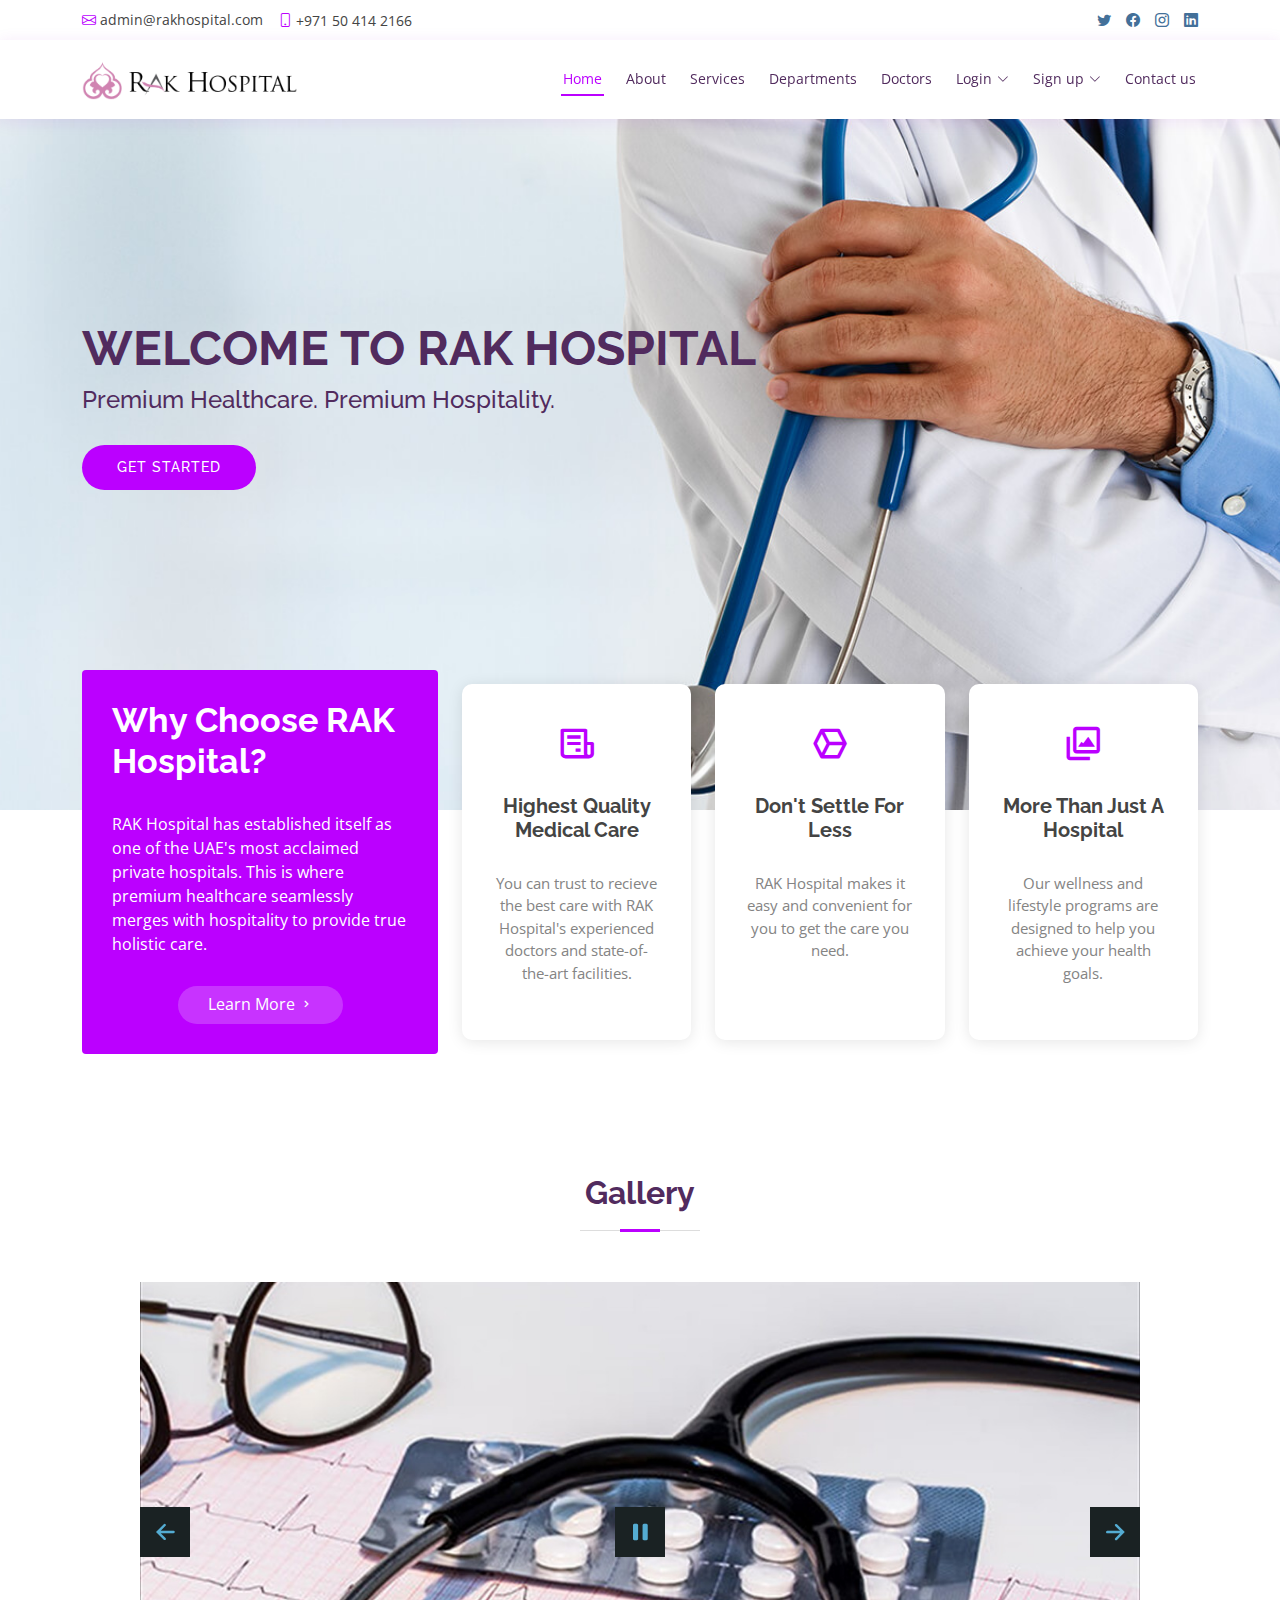
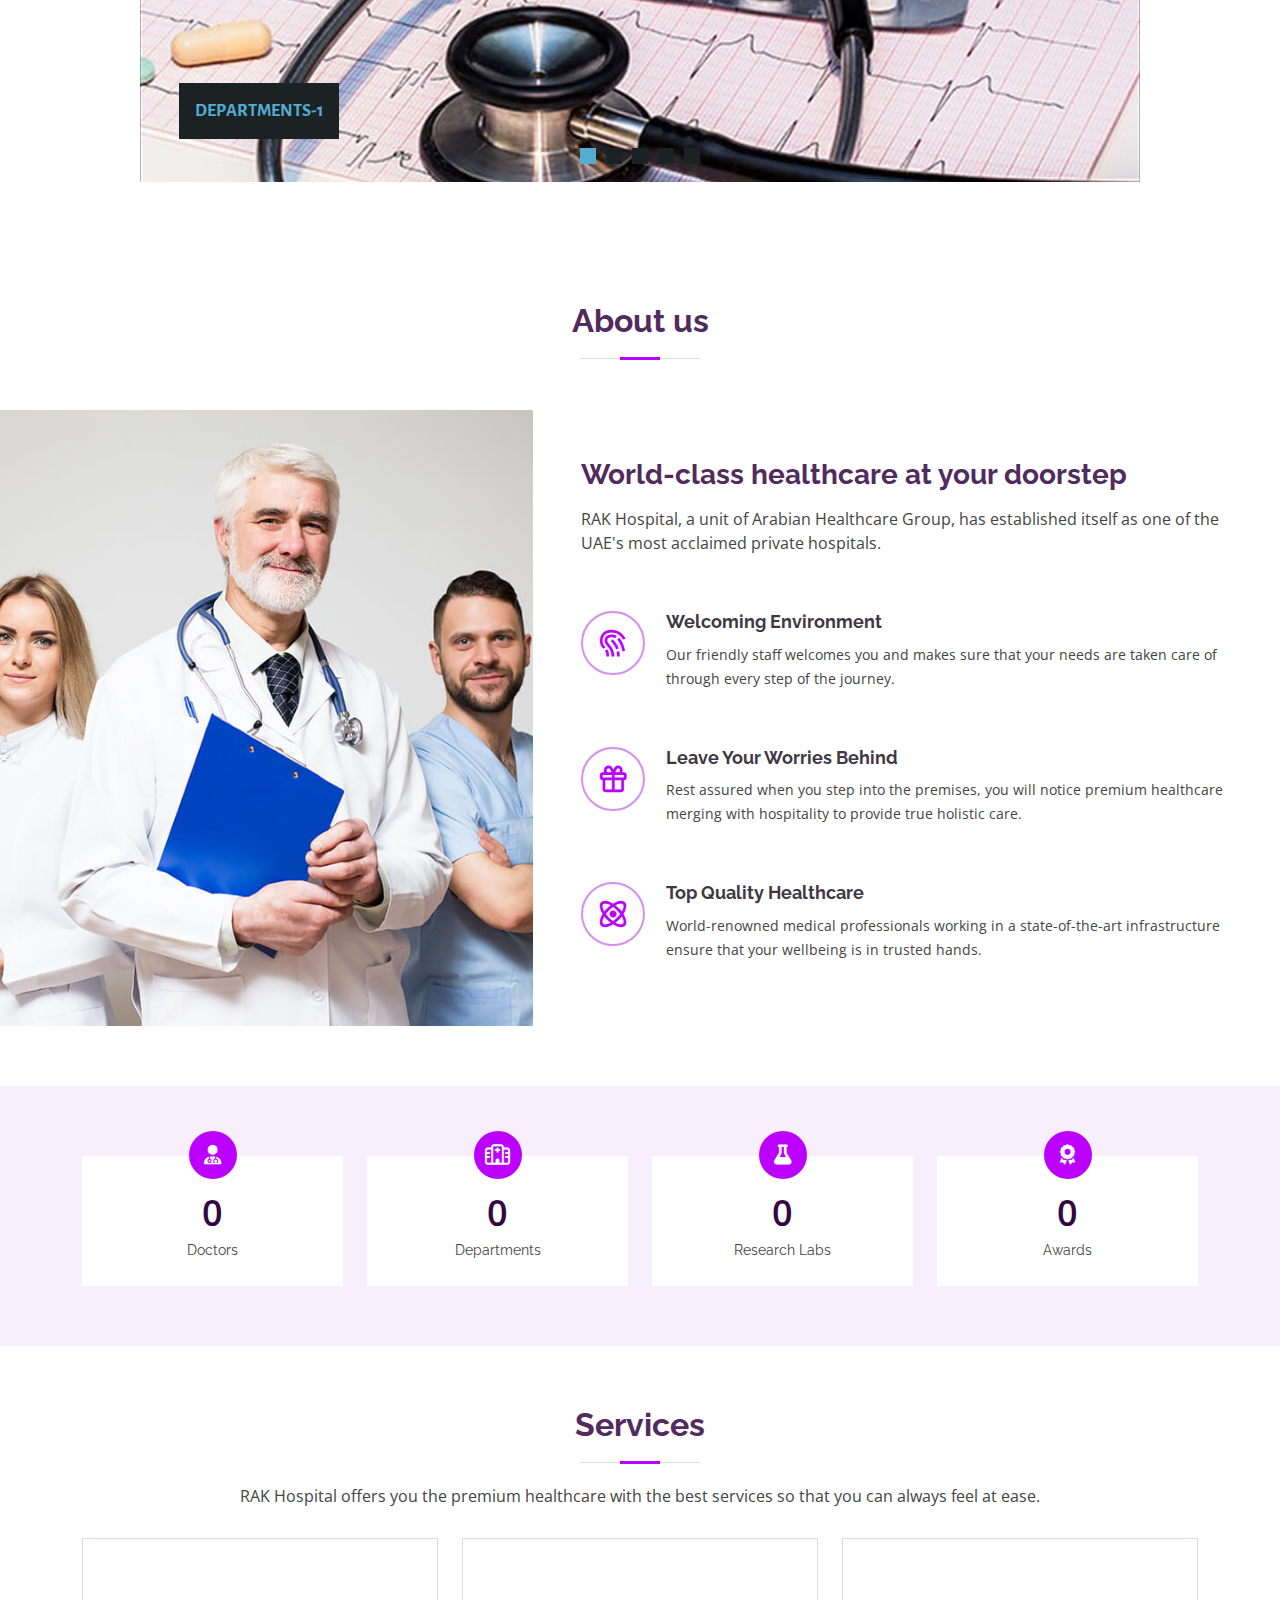
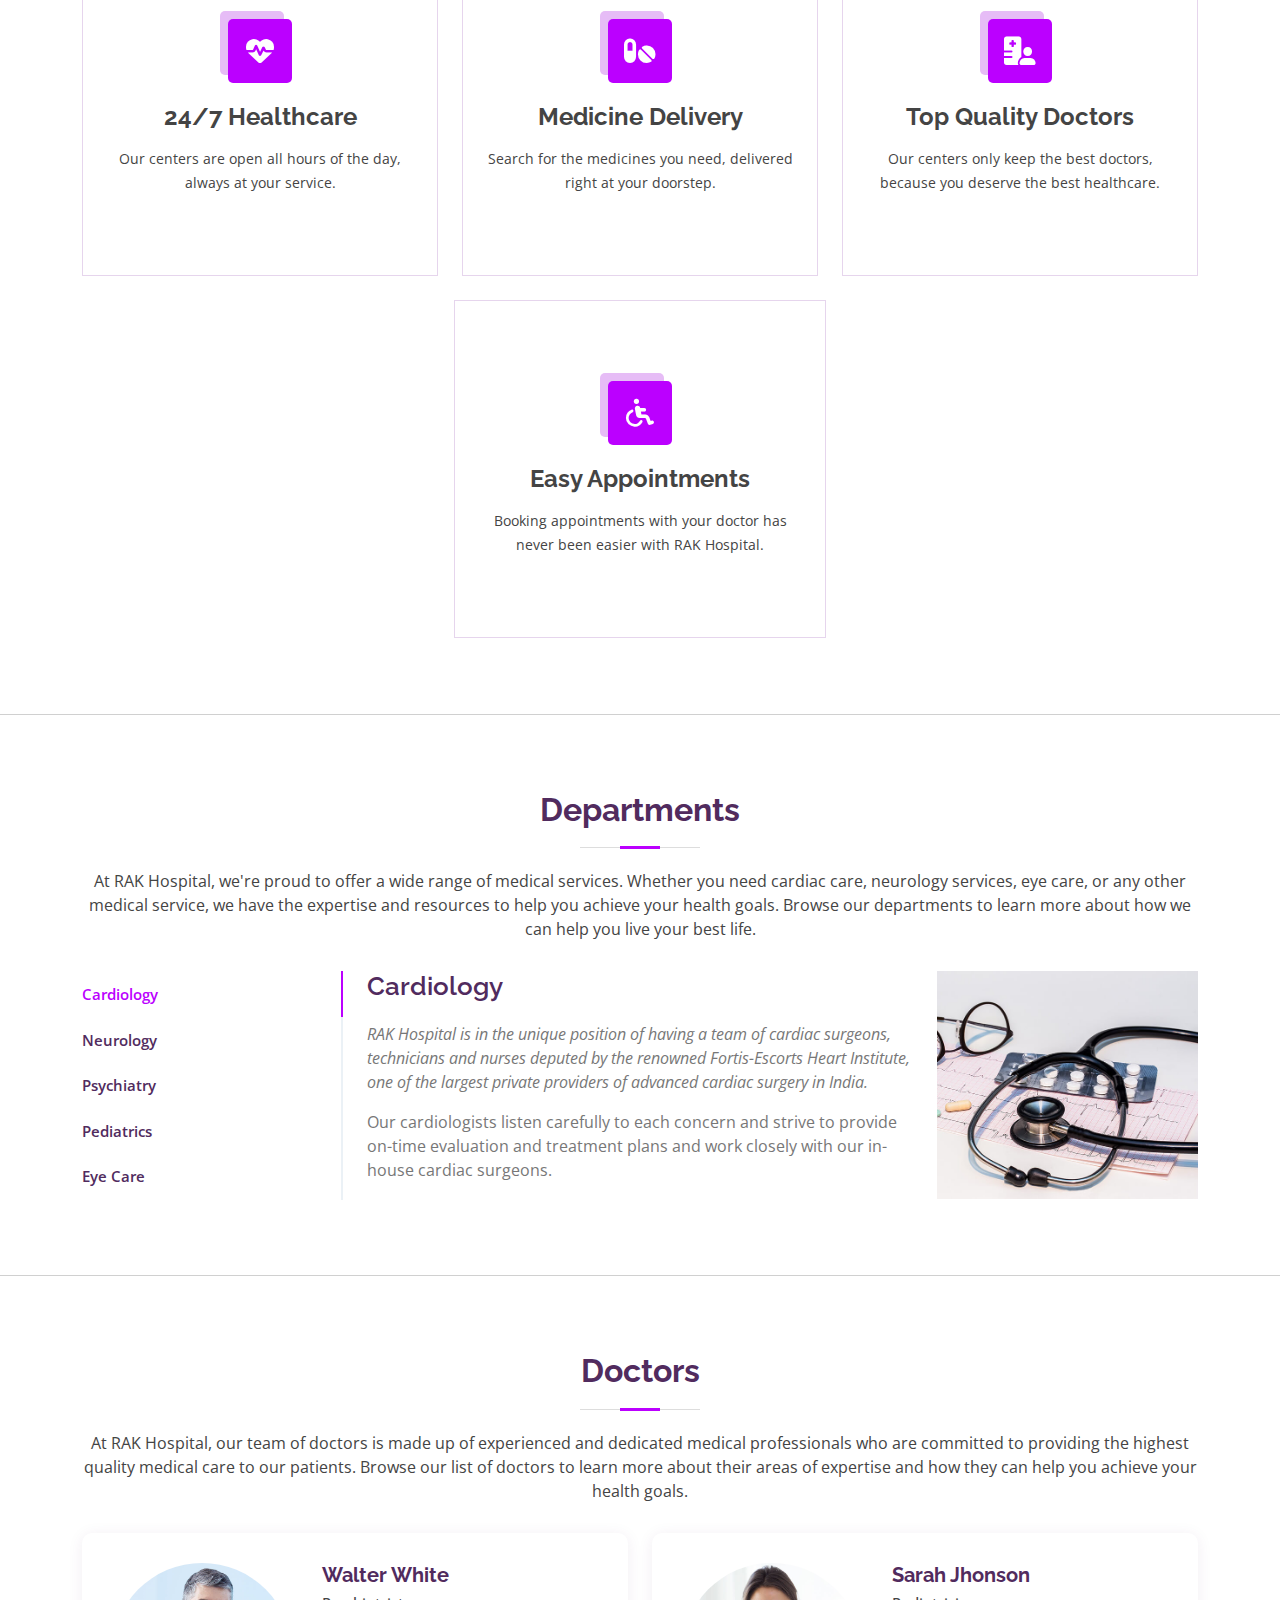
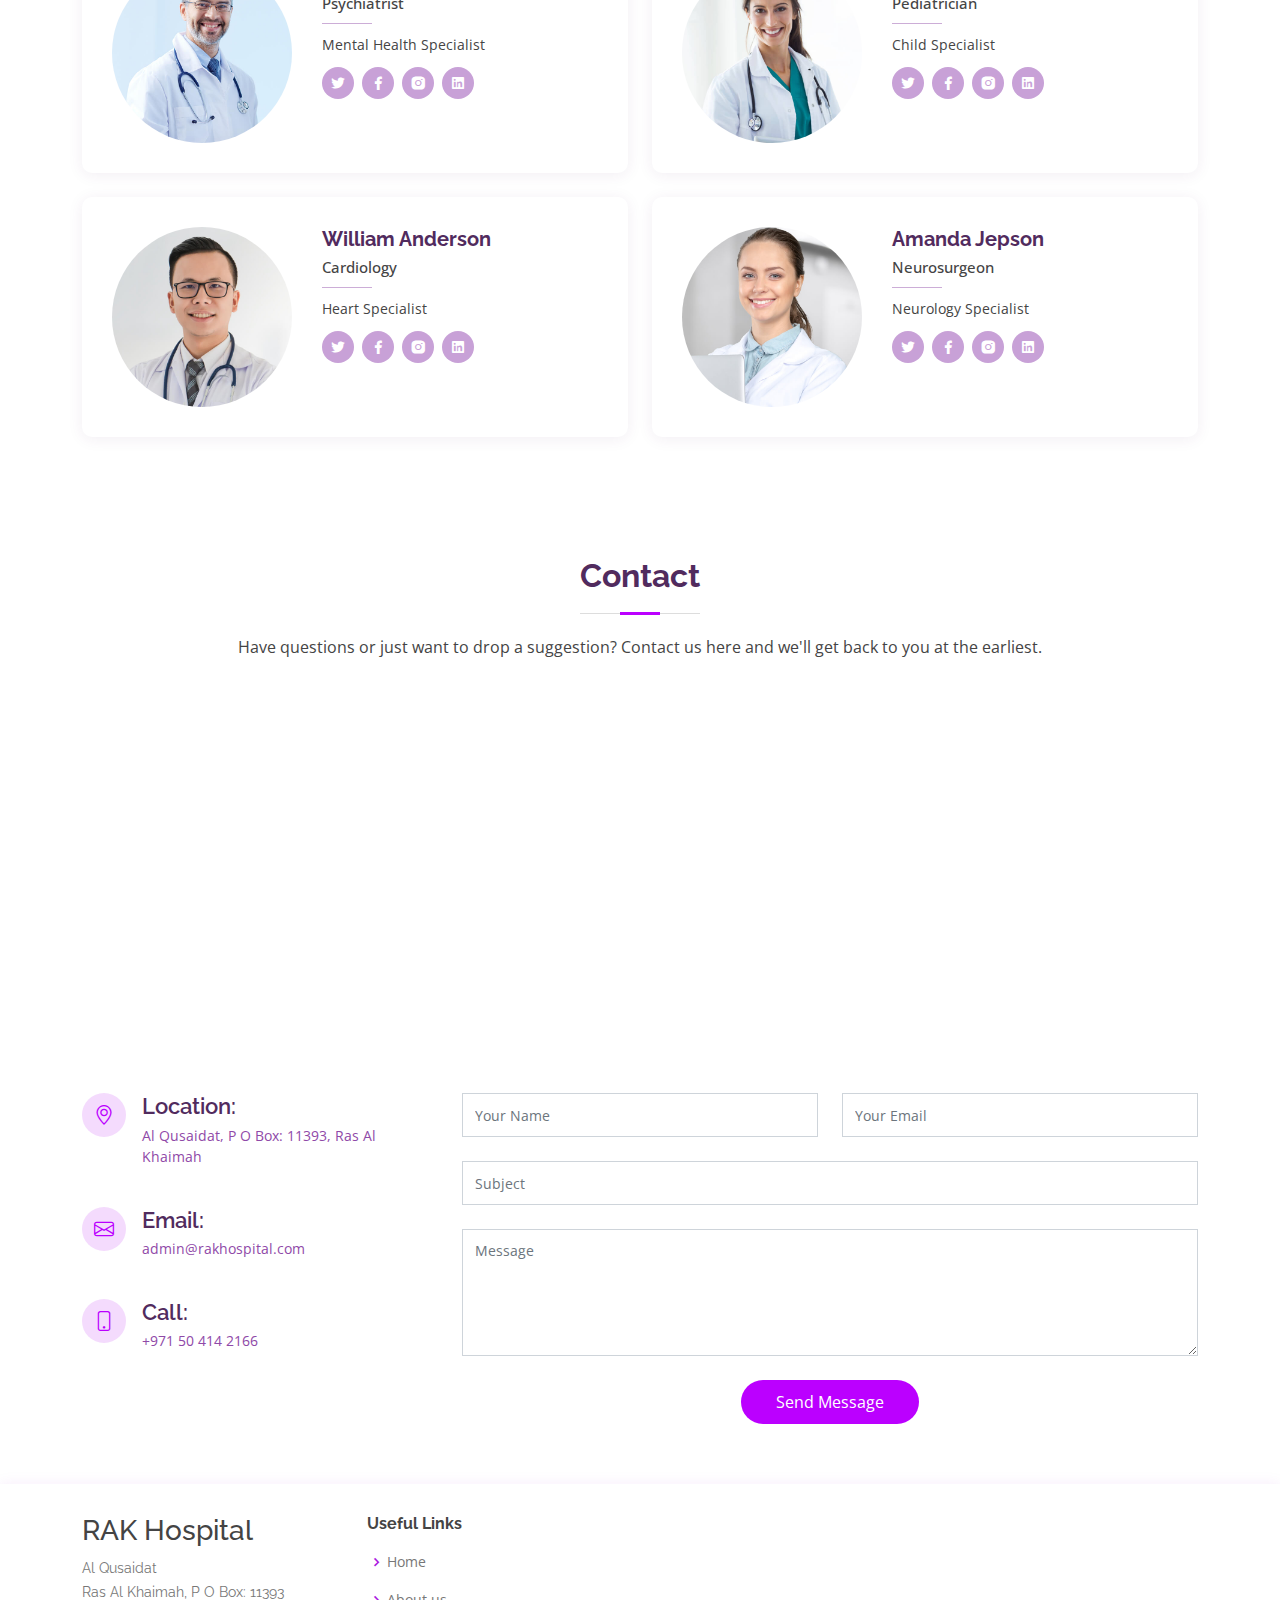
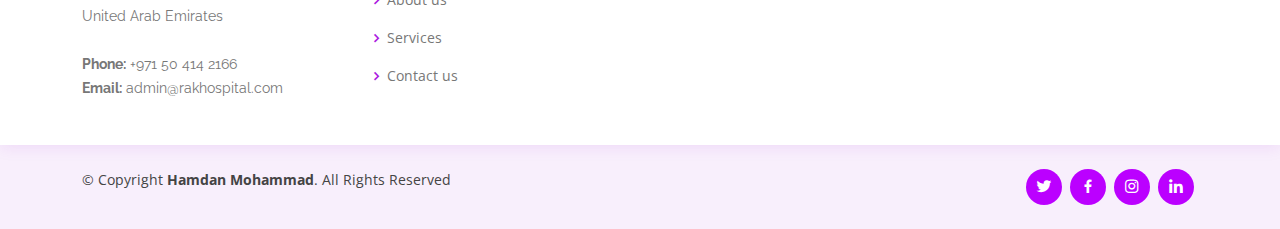
<file: HOMEPAGE.html>
<!DOCTYPE html>
<html lang="en">

<head>
  <meta charset="utf-8">
  <meta content="width=device-width, initial-scale=1.0" name="viewport">
  <title>RAK Hospital</title>

  <!-- Favicon -->
  <link href="assets\img\figma\logo_rak_hospital_sym.jpg" rel="icon">

  <!-- Google Fonts -->
  <link
    href="https://fonts.googleapis.com/css?family=Open+Sans:300,300i,400,400i,600,600i,700,700i|Raleway:300,300i,400,400i,500,500i,600,600i,700,700i|Poppins:300,300i,400,400i,500,500i,600,600i,700,700i"
    rel="stylesheet">


  <!-- Start WOWSlider.com HEAD section -->
  <link rel="stylesheet" type="text/css" href="engine1/style.css" />
  <script type="text/javascript" src="engine1/jquery.js"></script>
  <!-- End WOWSlider.com HEAD section -->


  <!-- Vendor CSS Files -->
  <link href="assets/vendor/fontawesome-free/css/all.min.css" rel="stylesheet">
  <link href="assets/vendor/animate.css/animate.min.css" rel="stylesheet">
  <link href="assets/vendor/bootstrap/css/bootstrap.min.css" rel="stylesheet">
  <link href="assets/vendor/bootstrap-icons/bootstrap-icons.css" rel="stylesheet">
  <link href="assets/vendor/boxicons/css/boxicons.min.css" rel="stylesheet">
  <link href="assets/vendor/glightbox/css/glightbox.min.css" rel="stylesheet">
  <link href="assets/vendor/remixicon/remixicon.css" rel="stylesheet">
  <link href="assets/vendor/swiper/swiper-bundle.min.css" rel="stylesheet">

  <link href="assets/css/style.css" rel="stylesheet">
</head>

<body>

  <!-- ======= Top Bar ======= -->
  <div id="topbar" class="d-flex align-items-center fixed-top">
    <div class="container d-flex justify-content-between">
      <div class="contact-info d-flex align-items-center">
        <i class="bi bi-envelope"></i> <a href="mailto:admin@rakhospital.com">admin@rakhospital.com</a>
        <i class="bi bi-phone"></i> +971 50 414 2166
      </div>
      <div class="d-none d-lg-flex social-links align-items-center">
        <a href="#" class="twitter"><i class="bi bi-twitter"></i></a>
        <a href="#" class="facebook"><i class="bi bi-facebook"></i></a>
        <a href="#" class="instagram"><i class="bi bi-instagram"></i></a>
        <a href="#" class="linkedin"><i class="bi bi-linkedin"></i></i></a>
      </div>
    </div>
  </div>

  <!-- ======= Header ======= -->
  <header id="header" class="fixed-top">
    <div class="container d-flex align-items-center">

      <!-- <h1 class="logo me-auto"><a href="index.html">RAK Hospital</a></h1> -->
      <!-- Uncomment below if you prefer to use an image logo -->
      <a href="index.html" class="logo me-auto"><img src="assets\img\figma\logo_rak_sideway.png" alt=""
          class="img-fluid"></a>

      <nav id="navbar" class="navbar order-last order-lg-0">
        <ul>
          <li><a class="nav-link scrollto active" href="#hero">Home</a></li>
          <li><a class="nav-link scrollto" href="#about">About</a></li>
          <li><a class="nav-link scrollto" href="#services">Services</a></li>
          <li><a class="nav-link scrollto" href="#departments">Departments</a></li>
          <li><a class="nav-link scrollto" href="#doctors">Doctors</a></li>
          <li class="dropdown"><a href="#"><span>Login</span> <i class="bi bi-chevron-down"></i></a>
            <ul>
              <li><a href="patient_login.php">Patient login</a></li>
              <li><a href="doctor_login.php">Doctor login</a></li>
              <li><a href="pharma_login.php">Pharmacist login</a></li>
            </ul>
          </li>
          <li class="dropdown"><a href="#"><span>Sign up</span> <i class="bi bi-chevron-down"></i></a>
            <ul>
              <li><a href="patient_register.php">Patient Sign up</a></li>
              <li><a href="doctor_register.php">Doctor Sign up</a></li>
              <li><a href="pharma_register.php">Pharmacist Sign up</a></li>
            </ul>
          </li>
          <li><a class="nav-link scrollto" href="#contact">Contact us</a></li>
        </ul>
        <i class="bi bi-list mobile-nav-toggle"></i>
      </nav><!-- .navbar -->

    </div>
  </header><!-- End Header -->

  <!-- ======= Hero Section ======= -->
  <section id="hero" class="d-flex align-items-center">
    <div class="container">
      <h1>Welcome to RAK Hospital</h1>
      <h2>Premium Healthcare. Premium Hospitality.</h2>
      <a href="#about" class="btn-get-started scrollto">Get Started</a>
    </div>
  </section><!-- End Hero -->

  <main id="main">

    <!-- ======= Why Us Section ======= -->
    <section id="why-us" class="why-us">
      <div class="container">

        <div class="row">
          <div class="col-lg-4 d-flex align-items-stretch">
            <div class="content">
              <h3>Why Choose RAK Hospital?</h3>
              <p>
                RAK Hospital has established itself as one of the UAE's most acclaimed private hospitals.
                This is where premium healthcare seamlessly merges with hospitality to provide true
                holistic care.
              </p>
              <div class="text-center">
                <a href="#" class="more-btn">Learn More <i class="bx bx-chevron-right"></i></a>
              </div>
            </div>
          </div>
          <div class="col-lg-8 d-flex align-items-stretch">
            <div class="icon-boxes d-flex flex-column justify-content-center">
              <div class="row">
                <div class="col-xl-4 d-flex align-items-stretch">
                  <div class="icon-box mt-4 mt-xl-0">
                    <i class="bx bx-receipt"></i>
                    <h4>Highest Quality Medical Care</h4>
                    <p>You can trust to recieve the best care with RAK Hospital's experienced doctors and
                      state-of-the-art facilities.</p>
                  </div>
                </div>
                <div class="col-xl-4 d-flex align-items-stretch">
                  <div class="icon-box mt-4 mt-xl-0">
                    <i class="bx bx-cube-alt"></i>
                    <h4>Don't Settle For Less</h4>
                    <p>RAK Hospital makes it easy and convenient for you to get the care you need.</p>
                  </div>
                </div>
                <div class="col-xl-4 d-flex align-items-stretch">
                  <div class="icon-box mt-4 mt-xl-0">
                    <i class="bx bx-images"></i>
                    <h4>More Than Just A Hospital</h4>
                    <p>Our wellness and lifestyle programs are designed to help you achieve your health goals.</p>
                  </div>
                </div>
              </div>
            </div><!-- End .content-->
          </div>
        </div>

      </div>
    </section><!-- End Why Us Section -->

    <!-- Gallery Section -->
    <section class="gallery" id="gallery">

      <div class="container">
        <div class="section-title">
          <h2>Gallery</h2>
        </div>
      </div>

      <!-- Start WOWSlider.com BODY section -->
      <div id="wowslider-container1">
        <div class="ws_images">
          <ul>
            <li><img src="data1/images/departments1.jpg" alt="departments-1" title="departments-1" id="wows1_0" /></li>
            <li><img src="data1/images/departments2.jpg" alt="departments-2" title="departments-2" id="wows1_1" /></li>
            <li><img src="data1/images/departments3.jpg" alt="departments-3" title="departments-3" id="wows1_2" /></li>
            <li><img src="data1/images/departments4.jpg" alt="css slideshow"
                  title="departments-4" id="wows1_3" /></li>
            <li><img src="data1/images/departments5.jpg" alt="departments-5" title="departments-5" id="wows1_4" /></li>
          </ul>
        </div>
        <div class="ws_bullets">
          <div>
            <a href="#" title="departments-1"><span><img src="data1/tooltips/departments1.jpg"
                  alt="departments-1" />1</span></a>
            <a href="#" title="departments-2"><span><img src="data1/tooltips/departments2.jpg"
                  alt="departments-2" />2</span></a>
            <a href="#" title="departments-3"><span><img src="data1/tooltips/departments3.jpg"
                  alt="departments-3" />3</span></a>
            <a href="#" title="departments-4"><span><img src="data1/tooltips/departments4.jpg"
                  alt="departments-4" />4</span></a>
            <a href="#" title="departments-5"><span><img src="data1/tooltips/departments5.jpg"
                  alt="departments-5" />5</span></a>
          </div>
        </div>
        
        <div class="ws_shadow"></div>
      </div>
      <script type="text/javascript" src="engine1/wowslider.js"></script>
      <script type="text/javascript" src="engine1/script.js"></script>
      <!-- End WOWSlider.com BODY section -->

    </section>


    <!-- ======= About Section ======= -->
    <section id="about" class="about">
      <div class="container">
        <div class="section-title">
          <h2>About us</h2>
        </div>
      </div>

      <div class="container-fluid">
        <div class="row">
          <div class="col-xl-5 col-lg-6 video-box d-flex justify-content-center align-items-stretch position-relative">
          </div>

          <div
            class="col-xl-7 col-lg-6 icon-boxes d-flex flex-column align-items-stretch justify-content-center py-5 px-lg-5">
            <h3>World-class healthcare at your doorstep</h3>
            <p>RAK Hospital, a unit of Arabian Healthcare Group, has established itself as one of the UAE's most
              acclaimed private hospitals.</p>

            <div class="icon-box">
              <div class="icon"><i class="bx bx-fingerprint"></i></div>
              <h4 class="title"><a href="">Welcoming Environment</a></h4>
              <p class="description">Our friendly staff welcomes you and makes sure that your needs are taken care of
                through every step of the journey.
              </p>
            </div>

            <div class="icon-box">
              <div class="icon"><i class="bx bx-gift"></i></div>
              <h4 class="title"><a href="">Leave Your Worries Behind</a></h4>
              <p class="description">Rest assured when you step into the premises, you will notice premium healthcare
                merging with hospitality to provide true holistic care.</p>
            </div>

            <div class="icon-box">
              <div class="icon"><i class="bx bx-atom"></i></div>
              <h4 class="title"><a href="">Top Quality Healthcare</a></h4>
              <p class="description">World-renowned medical professionals working in a state-of-the-art infrastructure
                ensure that your wellbeing is in trusted hands.</p>
            </div>

          </div>
        </div>

      </div>
    </section><!-- End About Section -->

    <!-- ======= Counts Section ======= -->
    <section id="counts" class="counts">
      <div class="container">

        <div class="row">

          <div class="col-lg-3 col-md-6">
            <div class="count-box">
              <i class="fas fa-user-md"></i>
              <span data-purecounter-start="0" data-purecounter-end="85" data-purecounter-duration="1"
                class="purecounter"></span>
              <p>Doctors</p>
            </div>
          </div>

          <div class="col-lg-3 col-md-6 mt-5 mt-md-0">
            <div class="count-box">
              <i class="far fa-hospital"></i>
              <span data-purecounter-start="0" data-purecounter-end="5" data-purecounter-duration="1"
                class="purecounter"></span>
              <p>Departments</p>
            </div>
          </div>

          <div class="col-lg-3 col-md-6 mt-5 mt-lg-0">
            <div class="count-box">
              <i class="fas fa-flask"></i>
              <span data-purecounter-start="0" data-purecounter-end="12" data-purecounter-duration="1"
                class="purecounter"></span>
              <p>Research Labs</p>
            </div>
          </div>

          <div class="col-lg-3 col-md-6 mt-5 mt-lg-0">
            <div class="count-box">
              <i class="fas fa-award"></i>
              <span data-purecounter-start="0" data-purecounter-end="150" data-purecounter-duration="1"
                class="purecounter"></span>
              <p>Awards</p>
            </div>
          </div>

        </div>

      </div>
    </section><!-- End Counts Section -->

    <!-- ======= Services Section ======= -->
    <section id="services" class="services">
      <div class="container">

        <div class="section-title">
          <h2>Services</h2>
          <p>RAK Hospital offers you the premium healthcare with the best services so that you can always feel at ease.
          </p>
        </div>

        <div class="row">
          <div class="col-lg-4 col-md-6 d-flex align-items-stretch">
            <div class="icon-box">
              <div class="icon"><i class="fas fa-heartbeat"></i></div>
              <h4>24/7 Healthcare</h4>
              <p>Our centers are open all hours of the day, always at your service.</p>
            </div>
          </div>

          <div class="col-lg-4 col-md-6 d-flex align-items-stretch mt-4 mt-md-0">
            <div class="icon-box">
              <div class="icon"><i class="fas fa-pills"></i></div>
              <h4>Medicine Delivery</h4>
              <p>Search for the medicines you need, delivered right at your doorstep.</p>
            </div>
          </div>

          <div class="col-lg-4 col-md-6 d-flex align-items-stretch mt-4 mt-lg-0">
            <div class="icon-box">
              <div class="icon"><i class="fas fa-hospital-user"></i></div>
              <h4>Top Quality Doctors</h4>
              <p>Our centers only keep the best doctors, because you deserve the best healthcare.</p>
            </div>
          </div>

          <center>
            <div class="col-lg-4 col-md-6 d-flex align-items-stretch mt-4">
              <div class="icon-box">
                <div class="icon"><i class="fas fa-wheelchair"></i></div>
                <h4>Easy Appointments</h4>
                <p>Booking appointments with your doctor has never been easier with RAK Hospital.</p>
              </div>
            </div>
          </center>

        </div>
      </div>
    </section><!-- End Services Section -->

    <hr>

    <!-- ======= Departments Section ======= -->
    <section id="departments" class="departments">
      <div class="container">

        <div class="section-title">
          <h2>Departments</h2>
          <p>At RAK Hospital, we're proud to offer a wide range of medical services. Whether you need cardiac care,
            neurology
            services, eye care, or any other medical service, we have the expertise and resources to help you achieve
            your
            health goals. Browse our departments to learn more about how we can help you live your best life.</p>
        </div>

        <div class="row gy-4">
          <div class="col-lg-3">
            <ul class="nav nav-tabs flex-column">
              <li class="nav-item">
                <a class="nav-link active show" data-bs-toggle="tab" href="#tab-1">Cardiology</a>
              </li>
              <li class="nav-item">
                <a class="nav-link" data-bs-toggle="tab" href="#tab-2">Neurology</a>
              </li>
              <li class="nav-item">
                <a class="nav-link" data-bs-toggle="tab" href="#tab-3">Psychiatry</a>
              </li>
              <li class="nav-item">
                <a class="nav-link" data-bs-toggle="tab" href="#tab-4">Pediatrics</a>
              </li>
              <li class="nav-item">
                <a class="nav-link" data-bs-toggle="tab" href="#tab-5">Eye Care</a>
              </li>
            </ul>
          </div>
          <div class="col-lg-9">
            <div class="tab-content">
              <div class="tab-pane active show" id="tab-1">
                <div class="row gy-4">
                  <div class="col-lg-8 details order-2 order-lg-1">
                    <h3>Cardiology</h3>
                    <p class="fst-italic">RAK Hospital is in the unique position of having a team of cardiac
                      surgeons, technicians and nurses deputed by the renowned Fortis-Escorts Heart Institute, one of
                      the
                      largest private providers of advanced cardiac surgery in India.</p>
                    <p>Our cardiologists listen carefully to each concern and strive to provide on-time
                      evaluation and treatment plans and work closely with our in-house cardiac surgeons.</p>
                  </div>
                  <div class="col-lg-4 text-center order-1 order-lg-2">
                    <img src="assets/img/departments-1.jpg" alt="" class="img-fluid">
                  </div>
                </div>
              </div>
              <div class="tab-pane" id="tab-2">
                <div class="row gy-4">
                  <div class="col-lg-8 details order-2 order-lg-1">
                    <h3>Neurology</h3>
                    <p class="fst-italic">Our Neurology Department has a team of highly specialised doctors who practice
                      evidence-based medicine following International guidelines for the best treatment of patients.</p>
                    <p>The Hospital offers advanced diagnostics, surgeries, medical treatment and
                      rehabilitation for various disorders affecting the central and peripheral
                      nervous system, including stroke, multiple sclerosis, epilepsy and headache.</p>
                  </div>
                  <div class="col-lg-4 text-center order-1 order-lg-2">
                    <img src="assets/img/departments-2.jpg" alt="" class="img-fluid">
                  </div>
                </div>
              </div>
              <div class="tab-pane" id="tab-3">
                <div class="row gy-4">
                  <div class="col-lg-8 details order-2 order-lg-1">
                    <h3>Psychiatry</h3>
                    <p class="fst-italic">We provide quality care respecting our patient's
                      confidentiality, culture, and religion.</p>
                    <p>Our Psychiatry Department is focused on the diagnosis, treatment, and prevention of mental,
                      emotional, and behavioral disorders. Our well-qualified Psychiatrist is committed to
                      helping people stay mentally well.</p>
                  </div>
                  <div class="col-lg-4 text-center order-1 order-lg-2">
                    <img src="assets/img/departments-3.jpg" alt="" class="img-fluid">
                  </div>
                </div>
              </div>
              <div class="tab-pane" id="tab-4">
                <div class="row gy-4">
                  <div class="col-lg-8 details order-2 order-lg-1">
                    <h3>Pediatrics</h3>
                    <p class="fst-italic">Our Pediatrics and Neonatology Department goes beyond than what is needed in
                      offering
                      the best care for sick children, be it in an acute situation or a chronic condition. </p>
                    <p>Our well trained staff uses the latest technology and applies advanced research to provide
                      the highest standard of care. It also fulfills preventive needs such as vaccinations.</p>
                  </div>
                  <div class="col-lg-4 text-center order-1 order-lg-2">
                    <img src="assets/img/departments-4.jpg" alt="" class="img-fluid">
                  </div>
                </div>
              </div>
              <div class="tab-pane" id="tab-5">
                <div class="row gy-4">
                  <div class="col-lg-8 details order-2 order-lg-1">
                    <h3>Ophthalmology: Zooming in on Eye Health</h3>
                    <p class="fst-italic">Our Ophthalmology Department provides complete eye care solutions, from
                      routine eye
                      examinations to surgery.</p>
                    <p>It also offers consultancy and management of eye disorders in an in-patient setting. The
                      department uses the latest equipment for a range of diagnostic examinations and surgical
                      procedures.</p>
                  </div>
                  <div class="col-lg-4 text-center order-1 order-lg-2">
                    <img src="assets/img/departments-5.jpg" alt="" class="img-fluid">
                  </div>
                </div>
              </div>
            </div>
          </div>
        </div>

      </div>
    </section><!-- End Departments Section -->

    <hr>

    <!-- ======= Doctors Section ======= -->
    <section id="doctors" class="doctors">
      <div class="container">

        <div class="section-title">
          <h2>Doctors</h2>
          <p>At RAK Hospital, our team of doctors is made up of experienced and dedicated medical
            professionals who are committed to providing the highest quality medical care to our
            patients. Browse our list of doctors to learn more about their areas of expertise and how
            they can help you achieve your health goals.</p>
        </div>

        <div class="row">

          <div class="col-lg-6">
            <div class="member d-flex align-items-start">
              <div class="pic"><img src="assets/img/doctors/doctors-1.jpg" class="img-fluid" alt=""></div>
              <div class="member-info">
                <h4>Walter White</h4>
                <span>Psychiatrist</span>
                <p>Mental Health Specialist</p>
                <div class="social">
                  <a href=""><i class="ri-twitter-fill"></i></a>
                  <a href=""><i class="ri-facebook-fill"></i></a>
                  <a href=""><i class="ri-instagram-fill"></i></a>
                  <a href=""> <i class="ri-linkedin-box-fill"></i> </a>
                </div>
              </div>
            </div>
          </div>

          <div class="col-lg-6 mt-4 mt-lg-0">
            <div class="member d-flex align-items-start">
              <div class="pic"><img src="assets/img/doctors/doctors-2.jpg" class="img-fluid" alt=""></div>
              <div class="member-info">
                <h4>Sarah Jhonson</h4>
                <span>Pediatrician</span>
                <p>Child Specialist</p>
                <div class="social">
                  <a href=""><i class="ri-twitter-fill"></i></a>
                  <a href=""><i class="ri-facebook-fill"></i></a>
                  <a href=""><i class="ri-instagram-fill"></i></a>
                  <a href=""> <i class="ri-linkedin-box-fill"></i> </a>
                </div>
              </div>
            </div>
          </div>

          <div class="col-lg-6 mt-4">
            <div class="member d-flex align-items-start">
              <div class="pic"><img src="assets/img/doctors/doctors-3.jpg" class="img-fluid" alt=""></div>
              <div class="member-info">
                <h4>William Anderson</h4>
                <span>Cardiology</span>
                <p>Heart Specialist</p>
                <div class="social">
                  <a href=""><i class="ri-twitter-fill"></i></a>
                  <a href=""><i class="ri-facebook-fill"></i></a>
                  <a href=""><i class="ri-instagram-fill"></i></a>
                  <a href=""> <i class="ri-linkedin-box-fill"></i> </a>
                </div>
              </div>
            </div>
          </div>

          <div class="col-lg-6 mt-4">
            <div class="member d-flex align-items-start">
              <div class="pic"><img src="assets/img/doctors/doctors-4.jpg" class="img-fluid" alt=""></div>
              <div class="member-info">
                <h4>Amanda Jepson</h4>
                <span>Neurosurgeon</span>
                <p>Neurology Specialist</p>
                <div class="social">
                  <a href=""><i class="ri-twitter-fill"></i></a>
                  <a href=""><i class="ri-facebook-fill"></i></a>
                  <a href=""><i class="ri-instagram-fill"></i></a>
                  <a href=""> <i class="ri-linkedin-box-fill"></i> </a>
                </div>
              </div>
            </div>
          </div>

        </div>

      </div>
    </section><!-- End Doctors Section -->

    <!-- ======= Contact Section ======= -->
    <section id="contact" class="contact">
      <div class="container">

        <div class="section-title">
          <h2>Contact</h2>
          <p>Have questions or just want to drop a suggestion? Contact us here and we'll get back to you at the
            earliest.</p>
        </div>
      </div>

      <div>
        <iframe style="border:0; width: 100%; height: 350px;"
          src="https://www.google.com/maps/embed/v1/place?q=RAK+Hospital+-+Ras+al+Khaimah+-+United+Arab+Emirates&key=AIzaSyBFw0Qbyq9zTFTd-tUY6dZWTgaQzuU17R8"
          frameborder="0" allowfullscreen></iframe>
      </div>

      <div class="container">
        <div class="row mt-5">

          <div class="col-lg-4">
            <div class="info">
              <div class="address">
                <i class="bi bi-geo-alt"></i>
                <h4>Location:</h4>
                <p>Al Qusaidat, P O Box: 11393, Ras Al Khaimah</p>
              </div>

              <div class="email">
                <i class="bi bi-envelope"></i>
                <h4>Email:</h4>
                <p>admin@rakhospital.com</p>
              </div>

              <div class="phone">
                <i class="bi bi-phone"></i>
                <h4>Call:</h4>
                <p>+971 50 414 2166</p>
              </div>

            </div>

          </div>

          <div class="col-lg-8 mt-5 mt-lg-0">

            <form action="forms/contact.php" method="post" role="form" class="php-email-form">
              <div class="row">
                <div class="col-md-6 form-group">
                  <input type="text" name="name" class="form-control" id="name" placeholder="Your Name" required>
                </div>
                <div class="col-md-6 form-group mt-3 mt-md-0">
                  <input type="email" class="form-control" name="email" id="email" placeholder="Your Email" required>
                </div>
              </div>
              <div class="form-group mt-3">
                <input type="text" class="form-control" name="subject" id="subject" placeholder="Subject" required>
              </div>
              <div class="form-group mt-3">
                <textarea class="form-control" name="message" rows="5" placeholder="Message" required></textarea>
              </div>
              <div class="my-3">
                <div class="loading">Loading</div>
                <div class="error-message"></div>
                <div class="sent-message">Your message has been sent. Thank you!</div>
              </div>
              <div class="text-center"><button type="submit">Send Message</button></div>
            </form>

          </div>

        </div>

      </div>
    </section><!-- End Contact Section -->

  </main><!-- End #main -->

  <!-- ======= Footer ======= -->
  <footer id="footer">

    <div class="footer-top">
      <div class="container">
        <div class="row">

          <div class="col-lg-3 col-md-6 footer-contact">
            <h3>RAK Hospital</h3>
            <p>
              Al Qusaidat <br>
              Ras Al Khaimah, P O Box: 11393<br>
              United Arab Emirates<br><br>
              <strong>Phone:</strong> +971 50 414 2166<br>
              <strong>Email:</strong> admin@rakhospital.com<br>
            </p>
          </div>

          <div class="col-lg-2 col-md-6 footer-links">
            <h4>Useful Links</h4>
            <ul>
              <li><i class="bx bx-chevron-right"></i> <a href="#">Home</a></li>
              <li><i class="bx bx-chevron-right"></i> <a href="#about">About us</a></li>
              <li><i class="bx bx-chevron-right"></i> <a href="#services">Services</a></li>
              <li><i class="bx bx-chevron-right"></i> <a href="#contact">Contact us</a></li>
            </ul>
          </div>
        </div>
      </div>
    </div>

    <div class="container d-md-flex py-4">

      <div class="me-md-auto text-center text-md-start">
        <div class="copyright">
          &copy; Copyright <strong><span>Hamdan Mohammad</span></strong>. All Rights Reserved
        </div>

      </div>
      <div class="social-links text-center text-md-right pt-3 pt-md-0">
        <a href="#" class="twitter"><i class="bx bxl-twitter"></i></a>
        <a href="#" class="facebook"><i class="bx bxl-facebook"></i></a>
        <a href="#" class="instagram"><i class="bx bxl-instagram"></i></a>
        <a href="#" class="linkedin"><i class="bx bxl-linkedin"></i></a>
      </div>
    </div>
  </footer><!-- End Footer -->

  <div id="preloader"></div>
  <a href="#" class="back-to-top d-flex align-items-center justify-content-center"><i
      class="bi bi-arrow-up-short"></i></a>

  <script src="assets/vendor/purecounter/purecounter_vanilla.js"></script>
  <script src="assets/vendor/bootstrap/js/bootstrap.bundle.min.js"></script>
  <script src="assets/vendor/glightbox/js/glightbox.min.js"></script>
  <script src="assets/vendor/swiper/swiper-bundle.min.js"></script>
  <script src="assets/vendor/php-email-form/validate.js"></script>

  <script src="assets/js/main.js"></script>

</body>

</html>
</file>
<file: engine1/style.css>
/*
 *	generated by WOW Slider 9.0
 *	template Convex
 */
@import url(https://fonts.googleapis.com/css?family=Gurajada&subset=latin,telugu);
@font-face {
  font-family: 'ws-ctrl-convex';
  src: url('ws-ctrl-convex.eot');
  src: url('ws-ctrl-convex.eot#iefix') format('embedded-opentype'),
       url('ws-ctrl-convex.svg#ws-ctrl-convex') format('svg');
  font-weight: normal;
  font-style: normal;
}
@font-face {
  font-family: 'ws-ctrl-convex';
  src: url('[data-uri]') format('woff'),
       url('[data-uri]') format('truetype');
}
#wowslider-container1 { 
	display: table;
	zoom: 1; 
	position: relative;
	width: 100%;
	max-width: 1000px;
	max-height:500px;
	margin:0px auto 0px;
	z-index:90;
	text-align:left; /* reset align=center */
	font-size: 10px;
	text-shadow: none; /* fix some user styles */

	/* reset box-sizing (to boostrap friendly) */
	-webkit-box-sizing: content-box;
	-moz-box-sizing: content-box;
	box-sizing: content-box; 
}
* html #wowslider-container1{ width:1000px }
#wowslider-container1 .ws_images ul{
	position:relative;
	width: 10000%; 
	height:100%;
	left:0;
	list-style:none;
	margin:0;
	padding:0;
	border-spacing:0;
	overflow: visible;
	/*table-layout:fixed;*/
}
#wowslider-container1 .ws_images ul li{
	position: relative;
	width:1%;
	height:100%;
	line-height:0; /*opera*/
	overflow: hidden;
	float:left;
	/*font-size:0;*/
	padding:0 0 0 0 !important;
	margin:0 0 0 0 !important;
}

#wowslider-container1 .ws_images{
	position: relative;
	left:0;
	top:0;
	height:100%;
	max-height:500px;
	max-width: 1000px;
	vertical-align: top;
	border:none;
	overflow: hidden;
}
#wowslider-container1 .ws_images ul a{
	width:100%;
	height:100%;
	max-height:500px;
	display:block;
	color:transparent;
}
#wowslider-container1 img{
	max-width: none !important;
}
#wowslider-container1 .ws_images .ws_list img,
#wowslider-container1 .ws_images > div > img{
	width:100%;
	border:none 0;
	max-width: none;
	padding:0;
	margin:0;
}
#wowslider-container1 .ws_images > div > img {
	max-height:500px;
}

#wowslider-container1 .ws_images iframe {
	position: absolute;
	z-index: -1;
}

#wowslider-container1 .ws-title > div {
	display: inline-block !important;
}

#wowslider-container1 a{ 
	text-decoration: none; 
	outline: none; 
	border: none; 
}

#wowslider-container1  .ws_bullets { 
	float: left;
	position:absolute;
	z-index:70;
}
#wowslider-container1  .ws_bullets div{
	position:relative;
	float:left;
	font-size: 0px;
}
/* compatibility with Joomla styles */
#wowslider-container1  .ws_bullets a {
	line-height: 0;
}

#wowslider-container1  .ws_script{
	display:none;
}
#wowslider-container1 sound, 
#wowslider-container1 object{
	position:absolute;
}

/* prevent some of users reset styles */
#wowslider-container1 .ws_effect {
	position: static;
	width: 100%;
	height: 100%;
}

#wowslider-container1 .ws_photoItem {
	border: 2em solid #fff;
	margin-left: -2em;
	margin-top: -2em;
}
#wowslider-container1 .ws_cube_side {
	background: #A6A5A9;
}


#wowslider-container1.ws_gestures {
	cursor: -webkit-grab;
	cursor: -moz-grab;
	cursor: url("[data-uri]"), move;
}
#wowslider-container1.ws_gestures.ws_grabbing {
	cursor: -webkit-grabbing;
	cursor: -moz-grabbing;
	cursor: url("[data-uri]"), move;
}

/* hide controls when video start play */
#wowslider-container1.ws_video_playing .ws_bullets,
#wowslider-container1.ws_video_playing .ws_fullscreen,
#wowslider-container1.ws_video_playing .ws_next,
#wowslider-container1.ws_video_playing .ws_prev {
	display: none;
}


/* youtube/vimeo buttons */
#wowslider-container1 .ws_video_btn {
	position: absolute;
	display: none;
	cursor: pointer;
	top: 0;
	left: 0;
	width: 100%;
	height: 100%;
	z-index: 55;
}
#wowslider-container1 .ws_video_btn.ws_youtube,
#wowslider-container1 .ws_video_btn.ws_vimeo {
	display: block;
}
#wowslider-container1 .ws_video_btn div {
	position: absolute;
	background-image: url(./playvideo.png);
	background-size: 200%;
	top: 50%;
	left: 50%;
	width: 7em;
	height: 5em;
	margin-left: -3.5em;
	margin-top: -2.5em;
}
#wowslider-container1 .ws_video_btn.ws_youtube div {
	background-position: 0 0;
}
#wowslider-container1 .ws_video_btn.ws_youtube:hover div {
	background-position: 100% 0;
}
#wowslider-container1 .ws_video_btn.ws_vimeo div {
	background-position: 0 100%;
}
#wowslider-container1 .ws_video_btn.ws_vimeo:hover div {
	background-position: 100% 100%;
}

#wowslider-container1 .ws_playpause.ws_hide {
	display: none !important;
}
/* bullets */
#wowslider-container1  .ws_bullets { 
	padding: 0px; 
}
#wowslider-container1 .ws_bullets a { 
	position:relative;
	display: inline-block;
	width: 0;
	margin: 3px 5px;
	padding: 8px;	

	-webkit-perspective: 80px;
	perspective: 80px;
} 
#wowslider-container1 .ws_bullets a > span {
	position:absolute;
	display: block;
	top:0;
	right: 0;
	height:100%;
	width:100%;
	-webkit-transform-style: preserve-3d;
	transform-style: preserve-3d;

	-webkit-transition: -webkit-transform 0.5s ease;
  	transition: -webkit-transform 0.5s ease, transform 0.5s ease;
}

#wowslider-container1 .ws_bullets a > span:before,
#wowslider-container1 .ws_bullets a > span:after {
	content: '';
	display: block;
	height:100%;
	background: #54acd2;

  	-webkit-transform: rotateX(-90deg) translateZ(-8px) translateY(8px);
  	transform: rotateX(-90deg) translateZ(-8px) translateY(8px);
}
#wowslider-container1 .ws_bullets a > span:after {
	position: absolute;
	top: 0;
	left: 0;
	width: 100%;
	height: 100%;
  	background: #1A2223;
  	-webkit-transform: rotateX(0deg);
  	transform: rotateX(0deg);
}

#wowslider-container1 .ws_bullets a.ws_overbull > span,
#wowslider-container1 .ws_bullets a.ws_selbull > span {
    -webkit-transform: rotateX(-90deg) translateZ(8px) translateY(8px);
    transform: rotateX(-90deg) translateZ(8px) translateY(8px);
}




/* play/pause, arrows */
#wowslider-container1 a.ws_next,
#wowslider-container1 a.ws_prev,
#wowslider-container1 .ws_playpause {
	position:absolute;
	font: 2em "ws-ctrl-convex";
	width: 2.5em;
	height: 2.5em;
	top:50%;
	
	margin-top: -1.25em;
	color: #ffffff;
	z-index: 100;

	-webkit-perspective: 20em;
	perspective: 20em;
}
#wowslider-container1 a.ws_next {
	right: 0;
}
#wowslider-container1 a.ws_prev {
	left: 0;
}
#wowslider-container1 .ws_playpause {
	left:50%;
	margin-left:-1.25em;
}

#wowslider-container1 a.ws_next > span,
#wowslider-container1 a.ws_prev > span,
#wowslider-container1 .ws_playpause > span,
#wowslider-container1 .ws_bullets a > span {
	display: block;
	-webkit-transform-style: preserve-3d;
	transform-style: preserve-3d;

	-webkit-transition: -webkit-transform 0.5s ease;
  	transition: -webkit-transform 0.5s ease, transform 0.5s ease;
}


#wowslider-container1 a.ws_next > span:before,
#wowslider-container1 a.ws_prev > span:before,
#wowslider-container1 .ws_playpause > span:before,
#wowslider-container1 a.ws_next > span:after,
#wowslider-container1 a.ws_prev > span:after,
#wowslider-container1 .ws_playpause > span:after {
	display: block;
	text-align: center;
	line-height: 2.5em;
	height:100%;
	background: #54acd2;
	color: #1A2223;

  	-webkit-transform: rotateX(-90deg) translateZ(-1.25em) translateY(1.25em);
  	transform: rotateX(-90deg) translateZ(-1.25em) translateY(1.25em);
}
#wowslider-container1 .ws_play > span:before,
#wowslider-container1 .ws_play > span:after{
	content:"\e800";
}
#wowslider-container1 .ws_pause > span:before,
#wowslider-container1 .ws_pause > span:after{
	content:"\e801";
}
#wowslider-container1 a.ws_next > span:before,
#wowslider-container1 a.ws_next > span:after {
	content:'\e803';
}
#wowslider-container1 a.ws_prev > span:before,
#wowslider-container1 a.ws_prev > span:after {
	content:'\e802';
}

#wowslider-container1 a.ws_next > span:after,
#wowslider-container1 a.ws_prev > span:after,
#wowslider-container1 .ws_playpause > span:after {
	position: absolute;
	top: 0;
	left: 0;
	width: 100%;
	height: 100%;
  	-webkit-transform: rotateX(0deg);
  	transform: rotateX(0deg);
  	background: #1A2223;
	color: #54acd2;
}

#wowslider-container1 a.ws_next:hover > span,
#wowslider-container1 a.ws_prev:hover > span,
#wowslider-container1 .ws_playpause:hover > span {
    -webkit-transform: rotateX(-90deg) translateZ(1.25em) translateY(1.25em);
    transform: rotateX(-90deg) translateZ(1.25em) translateY(1.25em);
}/* bottom center */
#wowslider-container1  .ws_bullets {
	bottom:1.5em;
	left:50%;
}
#wowslider-container1  .ws_bullets div{
	left:-50%;
}#wowslider-container1 .ws-title{
	font: 1.3em 'Gurajada', serif;
	position: absolute;
	left: 2em;
	margin-right:10em;
	z-index: 50;

	color:#fff;
	padding: 1em;
	bottom: 30px;
	top: auto;
	opacity: 1;
}
#wowslider-container1 .ws-title div,#wowslider-container1 .ws-title span{
	display:inline-block;
	padding: 0.1em 0.6em;
	background-color: #1A2223;
	color: #54acd2;
}
#wowslider-container1 .ws-title div{
	display:block;
	margin-top:0.5em;
	font-size: 1.3em;
}
#wowslider-container1 .ws-title span{
	text-transform: uppercase;	
	font-size: 2em;
}#wowslider-container1 .ws_images > ul{
	animation: wsBasic 20s infinite;
	-moz-animation: wsBasic 20s infinite;
	-webkit-animation: wsBasic 20s infinite;
}
@keyframes wsBasic{0%{left:-0%} 10%{left:-0%} 20%{left:-100%} 30%{left:-100%} 40%{left:-200%} 50%{left:-200%} 60%{left:-300%} 70%{left:-300%} 80%{left:-400%} 90%{left:-400%} }
@-moz-keyframes wsBasic{0%{left:-0%} 10%{left:-0%} 20%{left:-100%} 30%{left:-100%} 40%{left:-200%} 50%{left:-200%} 60%{left:-300%} 70%{left:-300%} 80%{left:-400%} 90%{left:-400%} }
@-webkit-keyframes wsBasic{0%{left:-0%} 10%{left:-0%} 20%{left:-100%} 30%{left:-100%} 40%{left:-200%} 50%{left:-200%} 60%{left:-300%} 70%{left:-300%} 80%{left:-400%} 90%{left:-400%} }

#wowslider-container1 .ws_bullets  a img{
	position:absolute;
	display:block;
	text-indent:0;
	bottom:15px;
	left:-43px;
	visibility:hidden;
	max-width:none;
}
#wowslider-container1 .ws_bullets a:hover img{
	visibility:visible;
}

#wowslider-container1 .ws_bulframe div div{
	height:48px;
	overflow:visible;
	position:relative;
}
#wowslider-container1 .ws_bulframe div {
	left:0;
	overflow:hidden;
	position:relative;
	width:85px;
}
#wowslider-container1  .ws_bullets .ws_bulframe{
	position:absolute;
	display:none;
	bottom:25px;
	margin-left:8px;
	cursor:pointer;

	/* fixed bulframe hidding in Chrome */
	-webkit-transform: translateZ(0);
	-ms-transform: translateZ(0);
	-o-transform: translateZ(0);
	transform: translateZ(0);
}#wowslider-container1 .ws_bulframe div div{
	height: auto;
}

@media all and (max-width:760px) {
	#wowslider-container1 .ws_fullscreen {
		display: block;
	}
}
@media all and (max-width:400px){
	#wowslider-container1 .ws_controls,
	#wowslider-container1 .ws_bullets,
	#wowslider-container1 .ws_thumbs{
		display: none
	}
}
</file>
<file: assets/css/style.css>
body {
  font-family: "Open Sans", sans-serif;
  color: #444444;
}

a {
  color: #bb00ff;
  text-decoration: none;
}

a:hover {
  color: #a929d7;
  text-decoration: none;
}

h1,
h2,
h3,
h4,
h5,
h6 {
  font-family: "Raleway", sans-serif;
}

/*--------------------------------------------------------------
# Preloader
--------------------------------------------------------------*/
#preloader {
  position: fixed;
  top: 0;
  left: 0;
  right: 0;
  bottom: 0;
  z-index: 9999;
  overflow: hidden;
  background: #fff;
}

#preloader:before {
  content: "";
  position: fixed;
  top: calc(50% - 30px);
  left: calc(50% - 30px);
  border: 6px solid #bb00ff;
  border-top-color: #f0d2fa;
  border-radius: 50%;
  width: 60px;
  height: 60px;
  -webkit-animation: animate-preloader 1s linear infinite;
  animation: animate-preloader 1s linear infinite;
}

@-webkit-keyframes animate-preloader {
  0% {
    transform: rotate(0deg);
  }

  100% {
    transform: rotate(360deg);
  }
}

@keyframes animate-preloader {
  0% {
    transform: rotate(0deg);
  }

  100% {
    transform: rotate(360deg);
  }
}

/*--------------------------------------------------------------
# Back to top button
--------------------------------------------------------------*/
.back-to-top {
  position: fixed;
  visibility: hidden;
  opacity: 0;
  right: 15px;
  bottom: 15px;
  z-index: 996;
  background: #bb00ff;
  width: 40px;
  height: 40px;
  border-radius: 4px;
  transition: all 0.4s;
}

.back-to-top i {
  font-size: 28px;
  color: #fff;
  line-height: 0;
}

.back-to-top:hover {
  background: #af27e1;
  color: #fff;
}

.back-to-top.active {
  visibility: visible;
  opacity: 1;
}

.datepicker-dropdown {
  padding: 20px !important;
}

/*--------------------------------------------------------------
# Top Bar
--------------------------------------------------------------*/
#topbar {
  background: #fff;
  height: 40px;
  font-size: 14px;
  transition: all 0.5s;
  z-index: 996;
}

#topbar.topbar-scrolled {
  top: -40px;
}

#topbar .contact-info a {
  line-height: 1;
  color: #444444;
  transition: 0.3s;
}

#topbar .contact-info a:hover {
  color: #bb00ff;
}

#topbar .contact-info i {
  color: #bb00ff;
  padding-right: 4px;
  margin-left: 15px;
  line-height: 0;
}

#topbar .contact-info i:first-child {
  margin-left: 0;
}

#topbar .social-links a {
  color: #7a408f;
  color: #437099;
  padding-left: 15px;
  display: inline-block;
  line-height: 1px;
  transition: 0.3s;
}

#topbar .social-links a:hover {
  color: #bb00ff;
}

#topbar .social-links a:first-child {
  border-left: 0;
}

/*--------------------------------------------------------------
# Header
--------------------------------------------------------------*/
#header {
  background: #fff;
  transition: all 0.5s;
  z-index: 997;
  padding: 15px 0;
  top: 40px;
  box-shadow: 0px 2px 15px rgba(156, 29, 202, 0.1);
}

#header.header-scrolled {
  top: 0;
}

#header .logo {
  font-size: 30px;
  margin: 0;
  padding: 0;
  line-height: 1;
  font-weight: 700;
  letter-spacing: 0.5px;
  font-family: "Poppins", sans-serif;
}

#header .logo a {
  color: #512b5e;
}

#header .logo img {
  max-height: 40px;
}

/**
* Appointment Button *
*/
.appointment-btn {
  margin-left: 25px;
  background: #bb00ff;
  color: #fff;
  border-radius: 50px;
  padding: 8px 25px;
  white-space: nowrap;
  transition: 0.3s;
  font-size: 14px;
  display: inline-block;
}

.appointment-btn:hover {
  background: #9417c1;
  color: #fff;
}

@media (max-width: 768px) {
  .appointment-btn {
    margin: 0 15px 0 0;
    padding: 6px 18px;
  }
}

/*--------------------------------------------------------------
# Navigation Menu
--------------------------------------------------------------*/
/**
* Desktop Navigation 
*/
.navbar {
  padding: 0;
}

.navbar ul {
  margin: 0;
  padding: 0;
  display: flex;
  list-style: none;
  align-items: center;
}

.navbar li {
  position: relative;
}

.navbar>ul>li {
  position: relative;
  white-space: nowrap;
  padding: 8px 0 8px 20px;
}

.navbar a,
.navbar a:focus {
  display: flex;
  align-items: center;
  justify-content: space-between;
  font-size: 14px;
  color: #512b5e;
  white-space: nowrap;
  transition: 0.3s;
  border-bottom: 2px solid #fff;
  padding: 5px 2px;
}

.navbar a i,
.navbar a:focus i {
  font-size: 12px;
  line-height: 0;
  margin-left: 5px;
}

.navbar a:hover,
.navbar .active,
.navbar .active:focus,
.navbar li:hover>a {
  color: #bb00ff;
  border-color: #bb00ff;
}

.navbar .dropdown ul {
  display: block;
  position: absolute;
  left: 20px;
  top: calc(100% + 30px);
  margin: 0;
  padding: 10px 0;
  z-index: 99;
  opacity: 0;
  visibility: hidden;
  background: #fff;
  box-shadow: 0px 0px 30px rgba(150, 127, 159, 0.25);
  transition: 0.3s;
}

.navbar .dropdown ul li {
  min-width: 200px;
}

.navbar .dropdown ul a {
  padding: 10px 20px;
  font-size: 14px;
  font-weight: 500;
  text-transform: none;
  color: #330741;
  border: none;
}

.navbar .dropdown ul a i {
  font-size: 12px;
}

.navbar .dropdown ul a:hover,
.navbar .dropdown ul .active:hover,
.navbar .dropdown ul li:hover>a {
  color: #bb00ff;
}

.navbar .dropdown:hover>ul {
  opacity: 1;
  top: 100%;
  visibility: visible;
}

.navbar .dropdown .dropdown ul {
  top: 0;
  left: calc(100% - 30px);
  visibility: hidden;
}

.navbar .dropdown .dropdown:hover>ul {
  opacity: 1;
  top: 0;
  left: 100%;
  visibility: visible;
}

@media (max-width: 1366px) {
  .navbar .dropdown .dropdown ul {
    left: -90%;
  }

  .navbar .dropdown .dropdown:hover>ul {
    left: -100%;
  }
}

/**
* Mobile Navigation 
*/
.mobile-nav-toggle {
  color: #512b5e;
  font-size: 28px;
  cursor: pointer;
  display: none;
  line-height: 0;
  transition: 0.5s;
}

.mobile-nav-toggle.bi-x {
  color: #fff;
}

@media (max-width: 991px) {
  .mobile-nav-toggle {
    display: block;
  }

  .navbar ul {
    display: none;
  }
}

.navbar-mobile {
  position: fixed;
  overflow: hidden;
  top: 0;
  right: 0;
  left: 0;
  bottom: 0;
  background: rgba(57, 29, 67, 0.9);
  transition: 0.3s;
  z-index: 999;
}

.navbar-mobile .mobile-nav-toggle {
  position: absolute;
  top: 15px;
  right: 15px;
}

.navbar-mobile ul {
  display: block;
  position: absolute;
  top: 55px;
  right: 15px;
  bottom: 15px;
  left: 15px;
  padding: 10px 0;
  background-color: #fff;
  overflow-y: auto;
  transition: 0.3s;
}

.navbar-mobile>ul>li {
  padding: 0;
}

.navbar-mobile a,
.navbar-mobile a:focus {
  padding: 10px 20px;
  font-size: 15px;
  color: #512b5e;
  border: none;
}

.navbar-mobile a:hover,
.navbar-mobile .active,
.navbar-mobile li:hover>a {
  color: #bb00ff;
}

.navbar-mobile .getstarted,
.navbar-mobile .getstarted:focus {
  margin: 15px;
}

.navbar-mobile .dropdown ul {
  position: static;
  display: none;
  margin: 10px 20px;
  padding: 10px 0;
  z-index: 99;
  opacity: 1;
  visibility: visible;
  background: #fff;
  box-shadow: 0px 0px 30px rgba(150, 127, 159, 0.25);
}

.navbar-mobile .dropdown ul li {
  min-width: 200px;
}

.navbar-mobile .dropdown ul a {
  padding: 10px 20px;
}

.navbar-mobile .dropdown ul a i {
  font-size: 12px;
}

.navbar-mobile .dropdown ul a:hover,
.navbar-mobile .dropdown ul .active:hover,
.navbar-mobile .dropdown ul li:hover>a {
  color: #bb00ff;
}

.navbar-mobile .dropdown>.dropdown-active {
  display: block;
}

/*--------------------------------------------------------------
# Hero Section
--------------------------------------------------------------*/
#hero {
  width: 100%;
  height: 90vh;
  background: url("../img/hero-bg.jpg") top center;
  background-size: cover;
  margin-bottom: -200px;
}

#hero .container {
  position: relative;
}

#hero h1 {
  margin: 0;
  font-size: 48px;
  font-weight: 700;
  line-height: 56px;
  text-transform: uppercase;
  color: #512b5e;
}

#hero h2 {
  color: #512b5e;
  margin: 10px 0 0 0;
  font-size: 24px;
}

#hero .btn-get-started {
  font-family: "Raleway", sans-serif;
  text-transform: uppercase;
  font-weight: 500;
  font-size: 14px;
  letter-spacing: 1px;
  display: inline-block;
  padding: 12px 35px;
  margin-top: 30px;
  border-radius: 50px;
  transition: 0.5s;
  color: #fff;
  background: #bb00ff;
}

#hero .btn-get-started:hover {
  background: #a929d7;
}

@media (min-width: 1024px) {
  #hero {
    background-attachment: fixed;
  }
}

@media (max-width: 992px) {
  #hero {
    margin-bottom: 0;
    height: 100vh;
  }

  #hero .container {
    padding-bottom: 63px;
  }

  #hero h1 {
    font-size: 28px;
    line-height: 36px;
  }

  #hero h2 {
    font-size: 18px;
    line-height: 24px;
    margin-bottom: 30px;
  }
}

@media (max-height: 600px) {
  #hero {
    height: 110vh;
  }
}

/*--------------------------------------------------------------
# Sections General
--------------------------------------------------------------*/
section {
  padding: 60px 0;
  overflow: hidden;
}

.section-bg {
  background-color: #f8effc;
}

.section-title {
  text-align: center;
  padding-bottom: 30px;
}

.section-title h2 {
  font-size: 32px;
  font-weight: bold;
  margin-bottom: 20px;
  padding-bottom: 20px;
  position: relative;
  color: #512b5e;
}

.section-title h2::before {
  content: "";
  position: absolute;
  display: block;
  width: 120px;
  height: 1px;
  background: #ddd;
  bottom: 1px;
  left: calc(50% - 60px);
}

.section-title h2::after {
  content: "";
  position: absolute;
  display: block;
  width: 40px;
  height: 3px;
  background: #bb00ff;
  bottom: 0;
  left: calc(50% - 20px);
}

.section-title p {
  margin-bottom: 0;
}

/*--------------------------------------------------------------
# Breadcrumbs
--------------------------------------------------------------*/
.breadcrumbs {
  padding: 20px 0;
  background-color: #f8effc;
  min-height: 40px;
  margin-top: 120px;
}

@media (max-width: 992px) {
  .breadcrumbs {
    margin-top: 100px;
  }
}

.breadcrumbs h2 {
  font-size: 24px;
  font-weight: 300;
  margin: 0;
}

@media (max-width: 992px) {
  .breadcrumbs h2 {
    margin: 0 0 10px 0;
  }
}

.breadcrumbs ol {
  display: flex;
  flex-wrap: wrap;
  list-style: none;
  padding: 0;
  margin: 0;
  font-size: 14px;
}

.breadcrumbs ol li+li {
  padding-left: 10px;
}

.breadcrumbs ol li+li::before {
  display: inline-block;
  padding-right: 10px;
  color: #736878;
  content: "/";
}

@media (max-width: 768px) {
  .breadcrumbs .d-flex {
    display: block !important;
  }

  .breadcrumbs ol {
    display: block;
  }

  .breadcrumbs ol li {
    display: inline-block;
  }
}

/*--------------------------------------------------------------
# Why Us
--------------------------------------------------------------*/
.why-us .content {
  padding: 30px;
  background: #bb00ff;
  border-radius: 4px;
  color: #fff;
}

.why-us .content h3 {
  font-weight: 700;
  font-size: 34px;
  margin-bottom: 30px;
}

.why-us .content p {
  margin-bottom: 30px;
}

.why-us .content .more-btn {
  display: inline-block;
  background: #ffffff33;
  padding: 6px 30px 8px 30px;
  color: #fff;
  border-radius: 50px;
  transition: all ease-in-out 0.4s;
}

.why-us .content .more-btn i {
  font-size: 14px;
}

.why-us .content .more-btn:hover {
  color: #bb00ff;
  background: #fff;
}

.why-us .icon-boxes .icon-box {
  text-align: center;
  border-radius: 10px;
  background: #fff;
  box-shadow: 0px 2px 15px rgba(0, 0, 0, 0.1);
  padding: 40px 30px;
  width: 100%;
}

.why-us .icon-boxes .icon-box i {
  font-size: 40px;
  color: #bb00ff;
  margin-bottom: 30px;
}

.why-us .icon-boxes .icon-box h4 {
  font-size: 20px;
  font-weight: 700;
  margin: 0 0 30px 0;
}

.why-us .icon-boxes .icon-box p {
  font-size: 15px;
  color: #848484;
}

/*--------------------------------------------------------------
# About
--------------------------------------------------------------*/
.about .icon-boxes h4 {
  font-size: 18px;
  color: #8f49a8;
  margin-bottom: 15px;
}

.about .icon-boxes h3 {
  font-size: 28px;
  font-weight: 700;
  color: #512b5e;
  margin-bottom: 15px;
}

.about .icon-box {
  margin-top: 40px;
}

.about .icon-box .icon {
  float: left;
  display: flex;
  align-items: center;
  justify-content: center;
  width: 64px;
  height: 64px;
  border: 2px solid #d68ef0;
  border-radius: 50px;
  transition: 0.5s;
}

.about .icon-box .icon i {
  color: #bb00ff;
  font-size: 32px;
}

.about .icon-box:hover .icon {
  background: #bb00ff;
  border-color: #bb00ff;
}

.about .icon-box:hover .icon i {
  color: #fff;
}

.about .icon-box .title {
  margin-left: 85px;
  font-weight: 700;
  margin-bottom: 10px;
  font-size: 18px;
}

.about .icon-box .title a {
  color: #403743;
  transition: 0.3s;
}

.about .icon-box .title a:hover {
  color: #bb00ff;
}

.about .icon-box .description {
  margin-left: 85px;
  line-height: 24px;
  font-size: 14px;
}

.about .video-box {
  background: url("../img/about.jpg") center center no-repeat;
  background-size: cover;
  min-height: 500px;
}

.about .play-btn {
  width: 94px;
  height: 94px;
  background: radial-gradient(#bb00ff 50%, rgba(158, 28, 205, 0.4) 52%);
  border-radius: 50%;
  display: block;
  position: absolute;
  left: calc(50% - 47px);
  top: calc(50% - 47px);
  overflow: hidden;
}

.about .play-btn::after {
  content: "";
  position: absolute;
  left: 50%;
  top: 50%;
  transform: translateX(-40%) translateY(-50%);
  width: 0;
  height: 0;
  border-top: 10px solid transparent;
  border-bottom: 10px solid transparent;
  border-left: 15px solid #fff;
  z-index: 100;
  transition: all 400ms cubic-bezier(0.55, 0.055, 0.675, 0.19);
}

.about .play-btn::before {
  content: "";
  position: absolute;
  width: 120px;
  height: 120px;
  -webkit-animation-delay: 0s;
  animation-delay: 0s;
  -webkit-animation: pulsate-btn 2s;
  animation: pulsate-btn 2s;
  -webkit-animation-direction: forwards;
  animation-direction: forwards;
  -webkit-animation-iteration-count: infinite;
  animation-iteration-count: infinite;
  -webkit-animation-timing-function: steps;
  animation-timing-function: steps;
  opacity: 1;
  border-radius: 50%;
  border: 5px solid rgba(158, 27, 205, 0.7);
  top: -15%;
  left: -15%;
  background: #c6100000;
}

.about .play-btn:hover::after {
  border-left: 15px solid #bb00ff;
  transform: scale(20);
}

.about .play-btn:hover::before {
  content: "";
  position: absolute;
  left: 50%;
  top: 50%;
  transform: translateX(-40%) translateY(-50%);
  width: 0;
  height: 0;
  border: none;
  border-top: 10px solid transparent;
  border-bottom: 10px solid transparent;
  border-left: 15px solid #fff;
  z-index: 200;
  -webkit-animation: none;
  animation: none;
  border-radius: 0;
}

@-webkit-keyframes pulsate-btn {
  0% {
    transform: scale(0.6, 0.6);
    opacity: 1;
  }

  100% {
    transform: scale(1, 1);
    opacity: 0;
  }
}

@keyframes pulsate-btn {
  0% {
    transform: scale(0.6, 0.6);
    opacity: 1;
  }

  100% {
    transform: scale(1, 1);
    opacity: 0;
  }
}

/*--------------------------------------------------------------
# Counts
--------------------------------------------------------------*/
.counts {
  background: #f8effc;
  padding: 70px 0 60px;
}

.counts .count-box {
  padding: 30px 30px 25px 30px;
  width: 100%;
  position: relative;
  text-align: center;
  background: #fff;
}

.counts .count-box i {
  position: absolute;
  top: -25px;
  left: 50%;
  transform: translateX(-50%);
  font-size: 20px;
  background: #bb00ff;
  color: #fff;
  border-radius: 50px;
  display: inline-flex;
  align-items: center;
  justify-content: center;
  width: 48px;
  height: 48px;
}

.counts .count-box span {
  font-size: 36px;
  display: block;
  font-weight: 600;
  color: #330741;
}

.counts .count-box p {
  padding: 0;
  margin: 0;
  font-family: "Raleway", sans-serif;
  font-size: 14px;
}

/*--------------------------------------------------------------
# Services
--------------------------------------------------------------*/
.services .icon-box {
  text-align: center;
  border: 1px solid #e6d5ed;
  padding: 80px 20px;
  transition: all ease-in-out 0.3s;
}

.services .icon-box .icon {
  margin: 0 auto;
  width: 64px;
  height: 64px;
  background: #bb00ff;
  border-radius: 5px;
  transition: all 0.3s ease-out 0s;
  display: flex;
  align-items: center;
  justify-content: center;
  margin-bottom: 20px;
  transform-style: preserve-3d;
}

.services .icon-box .icon i {
  color: #fff;
  font-size: 28px;
}

.services .icon-box .icon::before {
  position: absolute;
  content: "";
  left: -8px;
  top: -8px;
  height: 100%;
  width: 100%;
  background: #e6bcf6;
  border-radius: 5px;
  transition: all 0.3s ease-out 0s;
  transform: translateZ(-1px);
}

.services .icon-box h4 {
  font-weight: 700;
  margin-bottom: 15px;
  font-size: 24px;
}

.services .icon-box h4 a {
  color: #512b5e;
}

.services .icon-box p {
  line-height: 24px;
  font-size: 14px;
  margin-bottom: 0;
}

.services .icon-box:hover {
  background: #bb00ff;
  border-color: #bb00ff;
}

.services .icon-box:hover .icon {
  background: #fff;
}

.services .icon-box:hover .icon i {
  color: #bb00ff;
}

.services .icon-box:hover .icon::before {
  background: #a929d7;
}

.services .icon-box:hover h4 a,
.services .icon-box:hover p {
  color: #fff;
}

/*--------------------------------------------------------------
# Appointments
--------------------------------------------------------------*/
.appointment .php-email-form {
  width: 100%;
}

.appointment .php-email-form .form-group {
  padding-bottom: 8px;
}

.appointment .php-email-form .validate {
  display: none;
  color: red;
  margin: 0 0 15px 0;
  font-weight: 400;
  font-size: 13px;
}

.appointment .php-email-form .error-message {
  display: none;
  color: #fff;
  background: #ed3c0d;
  text-align: left;
  padding: 15px;
  font-weight: 600;
}

.appointment .php-email-form .error-message br+br {
  margin-top: 25px;
}

.appointment .php-email-form .sent-message {
  display: none;
  color: #fff;
  background: #18d26e;
  text-align: center;
  padding: 15px;
  font-weight: 600;
}

.appointment .php-email-form .loading {
  display: none;
  background: #fff;
  text-align: center;
  padding: 15px;
}

.appointment .php-email-form .loading:before {
  content: "";
  display: inline-block;
  border-radius: 50%;
  width: 24px;
  height: 24px;
  margin: 0 10px -6px 0;
  border: 3px solid #18d26e;
  border-top-color: #eee;
  -webkit-animation: animate-loading 1s linear infinite;
  animation: animate-loading 1s linear infinite;
}

.appointment .php-email-form input,
.appointment .php-email-form textarea,
.appointment .php-email-form select {
  border-radius: 0;
  box-shadow: none;
  font-size: 14px;
  padding: 10px !important;
}

.appointment .php-email-form input:focus,
.appointment .php-email-form textarea:focus,
.appointment .php-email-form select:focus {
  border-color: #bb00ff;
}

.appointment .php-email-form input,
.appointment .php-email-form select {
  height: 44px;
}

.appointment .php-email-form textarea {
  padding: 10px 12px;
}

.appointment .php-email-form button[type=submit] {
  background: #bb00ff;
  border: 0;
  padding: 10px 35px;
  color: #fff;
  transition: 0.4s;
  border-radius: 50px;
}

.appointment .php-email-form button[type=submit]:hover {
  background: #ab1adf;
}

/*--------------------------------------------------------------
# Departments
--------------------------------------------------------------*/
.departments {
  overflow: hidden;
}

.departments .nav-tabs {
  border: 0;
}

.departments .nav-link {
  border: 0;
  padding: 12px 15px 12px 0;
  transition: 0.3s;
  color: #512b5e;
  border-radius: 0;
  border-right: 2px solid #ebf1f6;
  font-weight: 600;
  font-size: 15px;
}

.departments .nav-link:hover {
  color: #bb00ff;
}

.departments .nav-link.active {
  color: #bb00ff;
  border-color: #bb00ff;
}

.departments .tab-pane.active {
  -webkit-animation: fadeIn 0.5s ease-out;
  animation: fadeIn 0.5s ease-out;
}

.departments .details h3 {
  font-size: 26px;
  font-weight: 600;
  margin-bottom: 20px;
  color: #512b5e;
}

.departments .details p {
  color: #777777;
}

.departments .details p:last-child {
  margin-bottom: 0;
}

@media (max-width: 992px) {
  .departments .nav-link {
    border: 0;
    padding: 15px;
  }

  .departments .nav-link.active {
    color: #fff;
    background: #bb00ff;
  }
}

/*--------------------------------------------------------------
# Doctors
--------------------------------------------------------------*/
.doctors {
  background: #fff;
}

.doctors .member {
  position: relative;
  box-shadow: 0px 2px 15px rgba(85, 43, 100, 0.08);
  padding: 30px;
  border-radius: 10px;
}

.doctors .member .pic {
  overflow: hidden;
  width: 180px;
  border-radius: 50%;
}

.doctors .member .pic img {
  transition: ease-in-out 0.3s;
}

.doctors .member:hover img {
  transform: scale(1.1);
}

.doctors .member .member-info {
  padding-left: 30px;
}

.doctors .member h4 {
  font-weight: 700;
  margin-bottom: 5px;
  font-size: 20px;
  color: #512b5e;
}

.doctors .member span {
  display: block;
  font-size: 15px;
  padding-bottom: 10px;
  position: relative;
  font-weight: 500;
}

.doctors .member span::after {
  content: "";
  position: absolute;
  display: block;
  width: 50px;
  height: 1px;
  background: #ccadd7;
  bottom: 0;
  left: 0;
}

.doctors .member p {
  margin: 10px 0 0 0;
  font-size: 14px;
}

.doctors .member .social {
  margin-top: 12px;
  display: flex;
  align-items: center;
  justify-content: flex-start;
}

.doctors .member .social a {
  transition: ease-in-out 0.3s;
  display: flex;
  align-items: center;
  justify-content: center;
  border-radius: 50px;
  width: 32px;
  height: 32px;
  background: #c8a1d7;
}

.doctors .member .social a i {
  color: #fff;
  font-size: 16px;
  margin: 0 2px;
}

.doctors .member .social a:hover {
  background: #bb00ff;
}

.doctors .member .social a+a {
  margin-left: 8px;
}

/*--------------------------------------------------------------
# Frequently Asked Questions
--------------------------------------------------------------*/
.faq .faq-list {
  padding: 0 100px;
}

.faq .faq-list ul {
  padding: 0;
  list-style: none;
}

.faq .faq-list li+li {
  margin-top: 15px;
}

.faq .faq-list li {
  padding: 20px;
  background: #fff;
  border-radius: 4px;
  position: relative;
}

.faq .faq-list a {
  display: block;
  position: relative;
  font-family: "Poppins", sans-serif;
  font-size: 16px;
  line-height: 24px;
  font-weight: 500;
  padding: 0 30px;
  outline: none;
  cursor: pointer;
}

.faq .faq-list .icon-help {
  font-size: 24px;
  position: absolute;
  right: 0;
  left: 20px;
  color: #d17af0;
}

.faq .faq-list .icon-show,
.faq .faq-list .icon-close {
  font-size: 24px;
  position: absolute;
  right: 0;
  top: 0;
}

.faq .faq-list p {
  margin-bottom: 0;
  padding: 10px 0 0 0;
}

.faq .faq-list .icon-show {
  display: none;
}

.faq .faq-list a.collapsed {
  color: #403743;
}

.faq .faq-list a.collapsed:hover {
  color: #bb00ff;
}

.faq .faq-list a.collapsed .icon-show {
  display: inline-block;
}

.faq .faq-list a.collapsed .icon-close {
  display: none;
}

@media (max-width: 1200px) {
  .faq .faq-list {
    padding: 0;
  }
}

/*--------------------------------------------------------------
# Testimonials
--------------------------------------------------------------*/
.testimonials .testimonial-wrap {
  padding-left: 50px;
}

.testimonials .testimonials-carousel,
.testimonials .testimonials-slider {
  overflow: hidden;
}

.testimonials .testimonial-item {
  box-sizing: content-box;
  padding: 30px 30px 30px 60px;
  margin: 30px 15px;
  min-height: 200px;
  box-shadow: 0px 2px 12px rgba(85, 43, 100, 0.08);
  position: relative;
  background: #fff;
}

.testimonials .testimonial-item .testimonial-img {
  width: 90px;
  border-radius: 10px;
  border: 6px solid #fff;
  position: absolute;
  left: -45px;
}

.testimonials .testimonial-item h3 {
  font-size: 18px;
  font-weight: bold;
  margin: 10px 0 5px 0;
  color: #111;
}

.testimonials .testimonial-item h4 {
  font-size: 14px;
  color: #999;
  margin: 0;
}

.testimonials .testimonial-item .quote-icon-left,
.testimonials .testimonial-item .quote-icon-right {
  color: #e6bcf6;
  font-size: 26px;
}

.testimonials .testimonial-item .quote-icon-left {
  display: inline-block;
  left: -5px;
  position: relative;
}

.testimonials .testimonial-item .quote-icon-right {
  display: inline-block;
  right: -5px;
  position: relative;
  top: 10px;
}

.testimonials .testimonial-item p {
  font-style: italic;
  margin: 15px auto 15px auto;
}

.testimonials .swiper-pagination {
  margin-top: 20px;
  position: relative;
}

.testimonials .swiper-pagination .swiper-pagination-bullet {
  width: 12px;
  height: 12px;
  background-color: #fff;
  opacity: 1;
  border: 1px solid #bb00ff;
}

.testimonials .swiper-pagination .swiper-pagination-bullet-active {
  background-color: #bb00ff;
}

@media (max-width: 767px) {
  .testimonials .testimonial-wrap {
    padding-left: 0;
  }

  .testimonials .testimonials-carousel,
  .testimonials .testimonials-slider {
    overflow: hidden;
  }

  .testimonials .testimonial-item {
    padding: 30px;
    margin: 15px;
  }

  .testimonials .testimonial-item .testimonial-img {
    position: static;
    left: auto;
  }
}

/*--------------------------------------------------------------
# Gallery
--------------------------------------------------------------*/
.gallery .gallery-item {
  overflow: hidden;
  border-right: 3px solid #fff;
  border-bottom: 3px solid #fff;
}

.gallery .gallery-item img {
  transition: all ease-in-out 0.4s;
}

.gallery .gallery-item:hover img {
  transform: scale(1.1);
}

/*--------------------------------------------------------------
# Contact
--------------------------------------------------------------*/
.contact .info {
  width: 100%;
  background: #fff;
}

.contact .info i {
  font-size: 20px;
  color: #bb00ff;
  float: left;
  width: 44px;
  height: 44px;
  background: #f4dbfd;
  display: flex;
  justify-content: center;
  align-items: center;
  border-radius: 50px;
  transition: all 0.3s ease-in-out;
}

.contact .info h4 {
  padding: 0 0 0 60px;
  font-size: 22px;
  font-weight: 600;
  margin-bottom: 5px;
  color: #512b5e;
}

.contact .info p {
  padding: 0 0 0 60px;
  margin-bottom: 0;
  font-size: 14px;
  color: #8f49a8;
}

.contact .info .email,
.contact .info .phone {
  margin-top: 40px;
}

.contact .info .email:hover i,
.contact .info .address:hover i,
.contact .info .phone:hover i {
  background: #bb00ff;
  color: #fff;
}

.contact .php-email-form {
  width: 100%;
  background: #fff;
}

.contact .php-email-form .form-group {
  padding-bottom: 8px;
}

.contact .php-email-form .error-message {
  display: none;
  color: #fff;
  background: #ed3c0d;
  text-align: left;
  padding: 15px;
  font-weight: 600;
}

.contact .php-email-form .error-message br+br {
  margin-top: 25px;
}

.contact .php-email-form .sent-message {
  display: none;
  color: #fff;
  background: #18d26e;
  text-align: center;
  padding: 15px;
  font-weight: 600;
}

.contact .php-email-form .loading {
  display: none;
  background: #fff;
  text-align: center;
  padding: 15px;
}

.contact .php-email-form .loading:before {
  content: "";
  display: inline-block;
  border-radius: 50%;
  width: 24px;
  height: 24px;
  margin: 0 10px -6px 0;
  border: 3px solid #18d26e;
  border-top-color: #eee;
  -webkit-animation: animate-loading 1s linear infinite;
  animation: animate-loading 1s linear infinite;
}

.contact .php-email-form input,
.contact .php-email-form textarea {
  border-radius: 0;
  box-shadow: none;
  font-size: 14px;
}

.contact .php-email-form input {
  height: 44px;
}

.contact .php-email-form textarea {
  padding: 10px 12px;
}

.contact .php-email-form button[type=submit] {
  background: #bb00ff;
  border: 0;
  padding: 10px 35px;
  color: #fff;
  transition: 0.4s;
  border-radius: 50px;
}

.contact .php-email-form button[type=submit]:hover {
  background: #ab1adf;
}

@-webkit-keyframes animate-loading {
  0% {
    transform: rotate(0deg);
  }

  100% {
    transform: rotate(360deg);
  }
}

@keyframes animate-loading {
  0% {
    transform: rotate(0deg);
  }

  100% {
    transform: rotate(360deg);
  }
}

/*--------------------------------------------------------------
# Footer
--------------------------------------------------------------*/
#footer {
  color: #444444;
  font-size: 14px;
  background: #f8effc;
}

#footer .footer-top {
  padding: 30px 0 30px 0;
  background: #fff;
  box-shadow: 0px 2px 15px rgba(156, 29, 202, 0.1);
}

#footer .footer-top .footer-contact {
  margin-bottom: 15px;
}

#footer .footer-top .footer-contact h4 {
  font-size: 22px;
  margin: 0 0 30px 0;
  padding: 2px 0 2px 0;
  line-height: 1;
  font-weight: 700;
}

#footer .footer-top .footer-contact p {
  font-size: 14px;
  line-height: 24px;
  margin-bottom: 0;
  font-family: "Raleway", sans-serif;
  color: #777777;
}

#footer .footer-top h4 {
  font-size: 16px;
  font-weight: bold;
  color: #444444;
  position: relative;
  padding-bottom: 12px;
}

#footer .footer-top .footer-links {
  margin-bottom: 15px;
}

#footer .footer-top .footer-links ul {
  list-style: none;
  padding: 0;
  margin: 0;
}

#footer .footer-top .footer-links ul i {
  padding-right: 2px;
  color: #ab1adf;
  font-size: 18px;
  line-height: 1;
}

#footer .footer-top .footer-links ul li {
  padding: 10px 0;
  display: flex;
  align-items: center;
}

#footer .footer-top .footer-links ul li:first-child {
  padding-top: 0;
}

#footer .footer-top .footer-links ul a {
  color: #777777;
  transition: 0.3s;
  display: inline-block;
  line-height: 1;
}

#footer .footer-top .footer-links ul a:hover {
  text-decoration: none;
  color: #bb00ff;
}

#footer .footer-newsletter {
  font-size: 15px;
}

#footer .footer-newsletter h4 {
  font-size: 16px;
  font-weight: bold;
  color: #444444;
  position: relative;
  padding-bottom: 12px;
}

#footer .footer-newsletter form {
  margin-top: 30px;
  background: #fff;
  padding: 6px 10px;
  position: relative;
  border-radius: 50px;
  text-align: left;
  border: 1px solid #ecc4fa;
}

#footer .footer-newsletter form input[type=email] {
  border: 0;
  padding: 4px 8px;
  width: calc(100% - 100px);
}

#footer .footer-newsletter form input[type=submit] {
  position: absolute;
  top: 0;
  right: 0;
  bottom: 0;
  border: 0;
  background: none;
  font-size: 16px;
  padding: 0 20px;
  background: #bb00ff;
  color: #fff;
  transition: 0.3s;
  border-radius: 50px;
}

#footer .footer-newsletter form input[type=submit]:hover {
  background: #ab1adf;
}

#footer .credits {
  padding-top: 5px;
  font-size: 13px;
  color: #444444;
}

#footer .social-links a {
  font-size: 18px;
  display: inline-block;
  background: #bb00ff;
  color: #fff;
  line-height: 1;
  padding: 8px 0;
  margin-right: 4px;
  border-radius: 50%;
  text-align: center;
  width: 36px;
  height: 36px;
  transition: 0.3s;
}

#footer .social-links a:hover {
  background: #ab1adf;
  color: #fff;
  text-decoration: none;
}

.pat-card {
  background-color: #bb00ff;
}

.doc-card {
  background-color: royalblue;
}

.pharma-card {
  background-color: green;
}

.admin-card {
  background-color: rgb(0, 191, 255);
}
</file>
